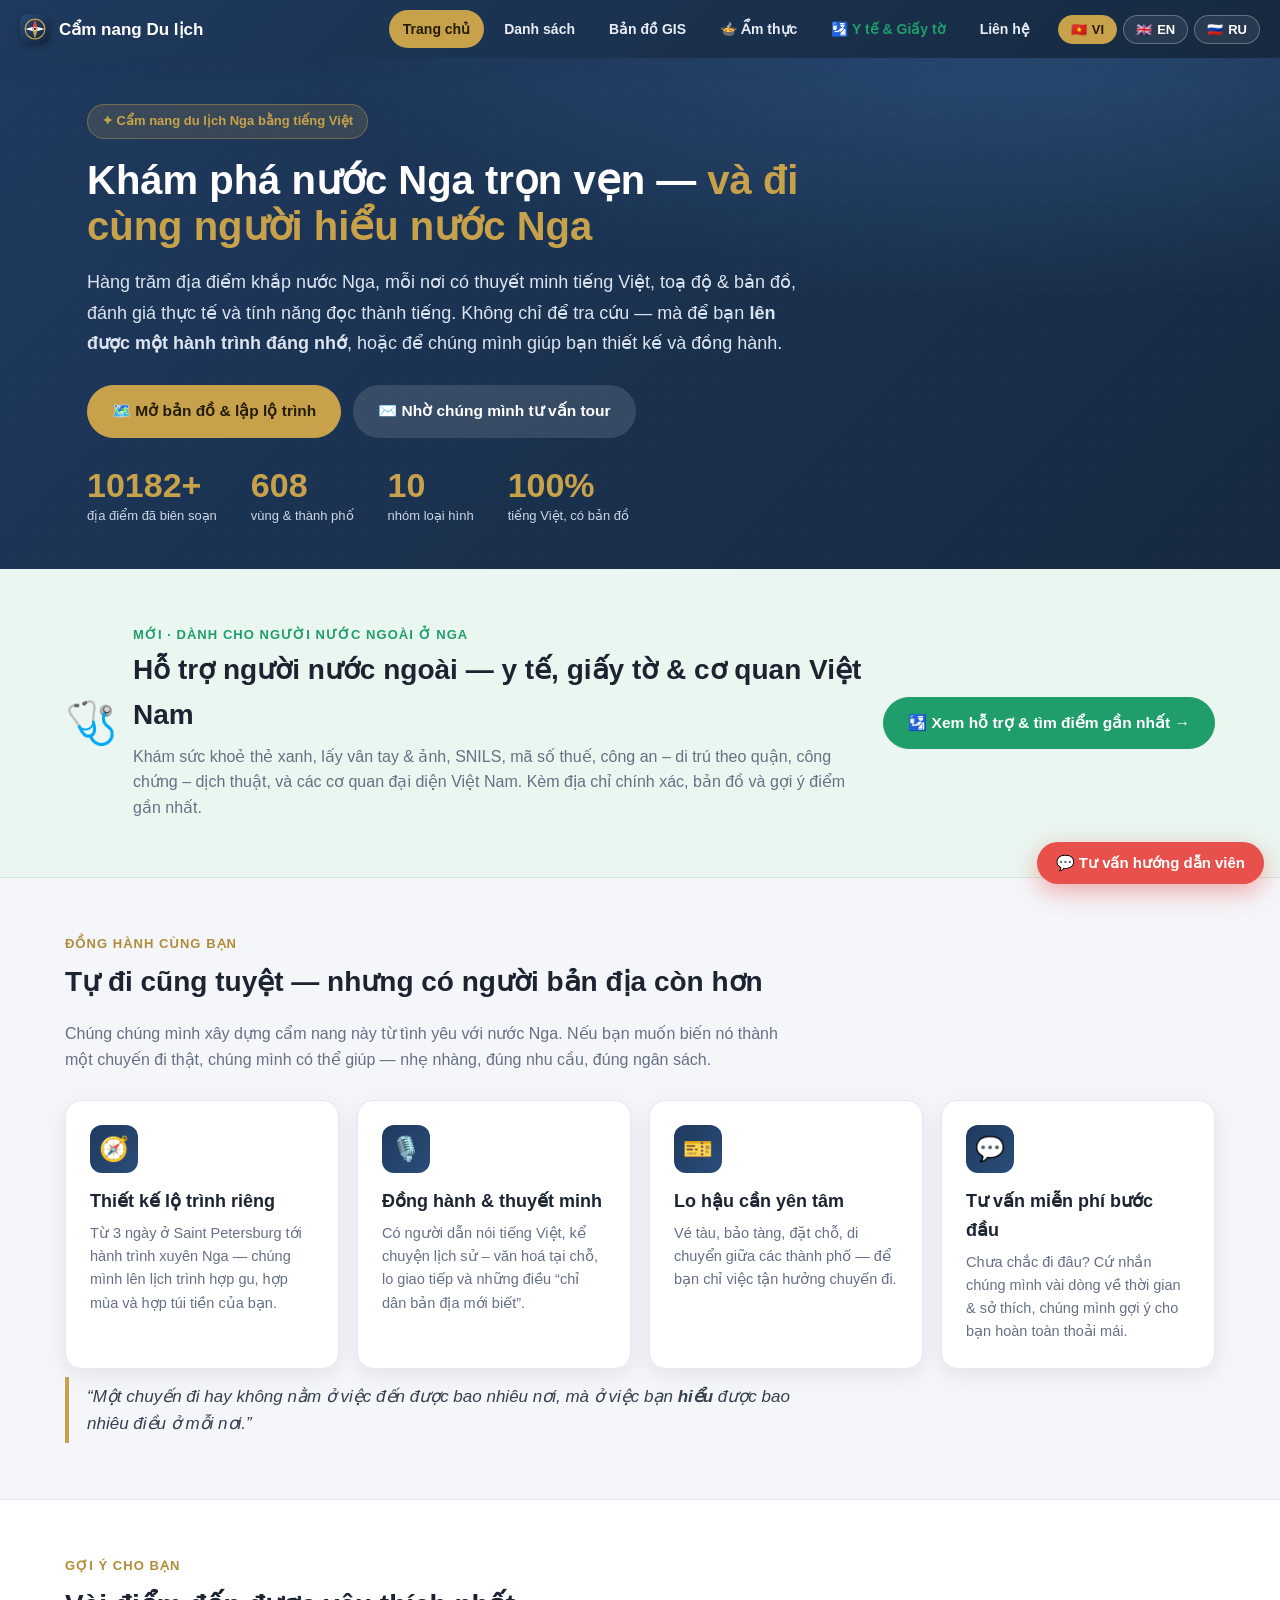
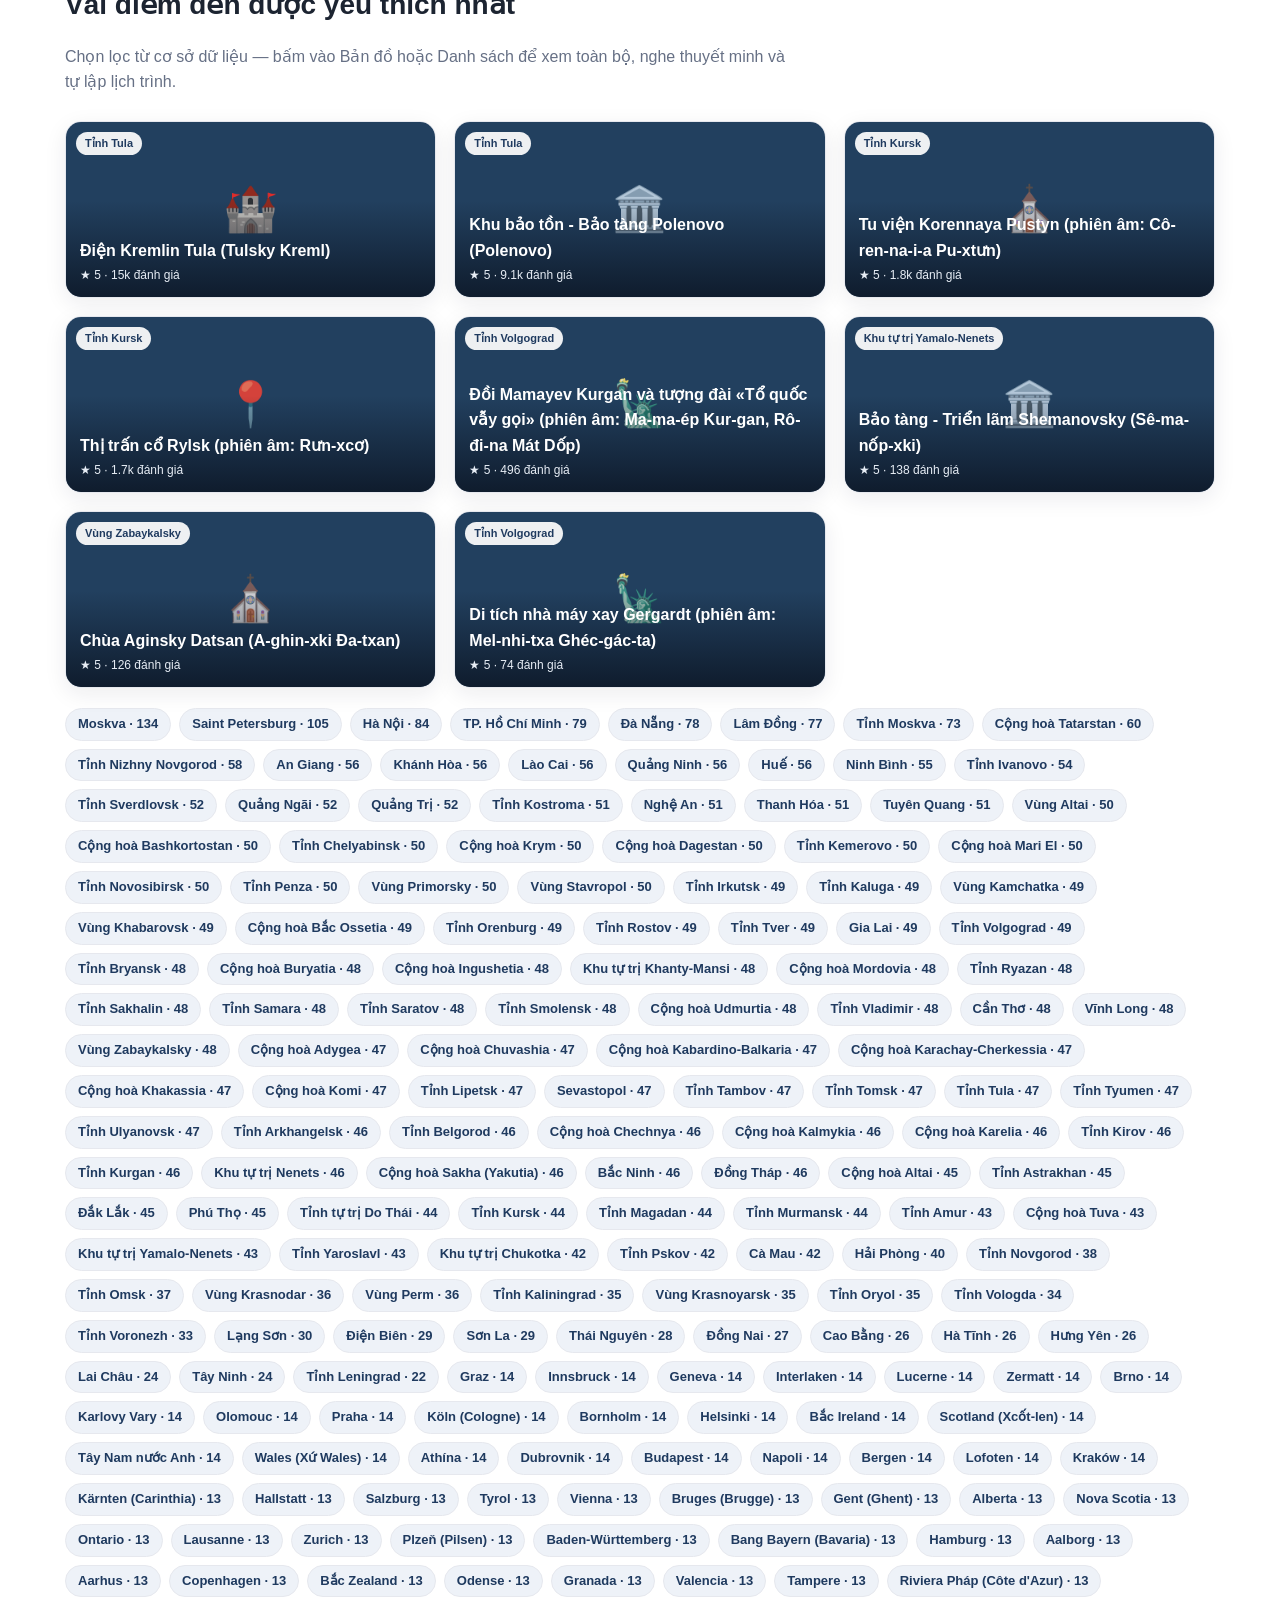
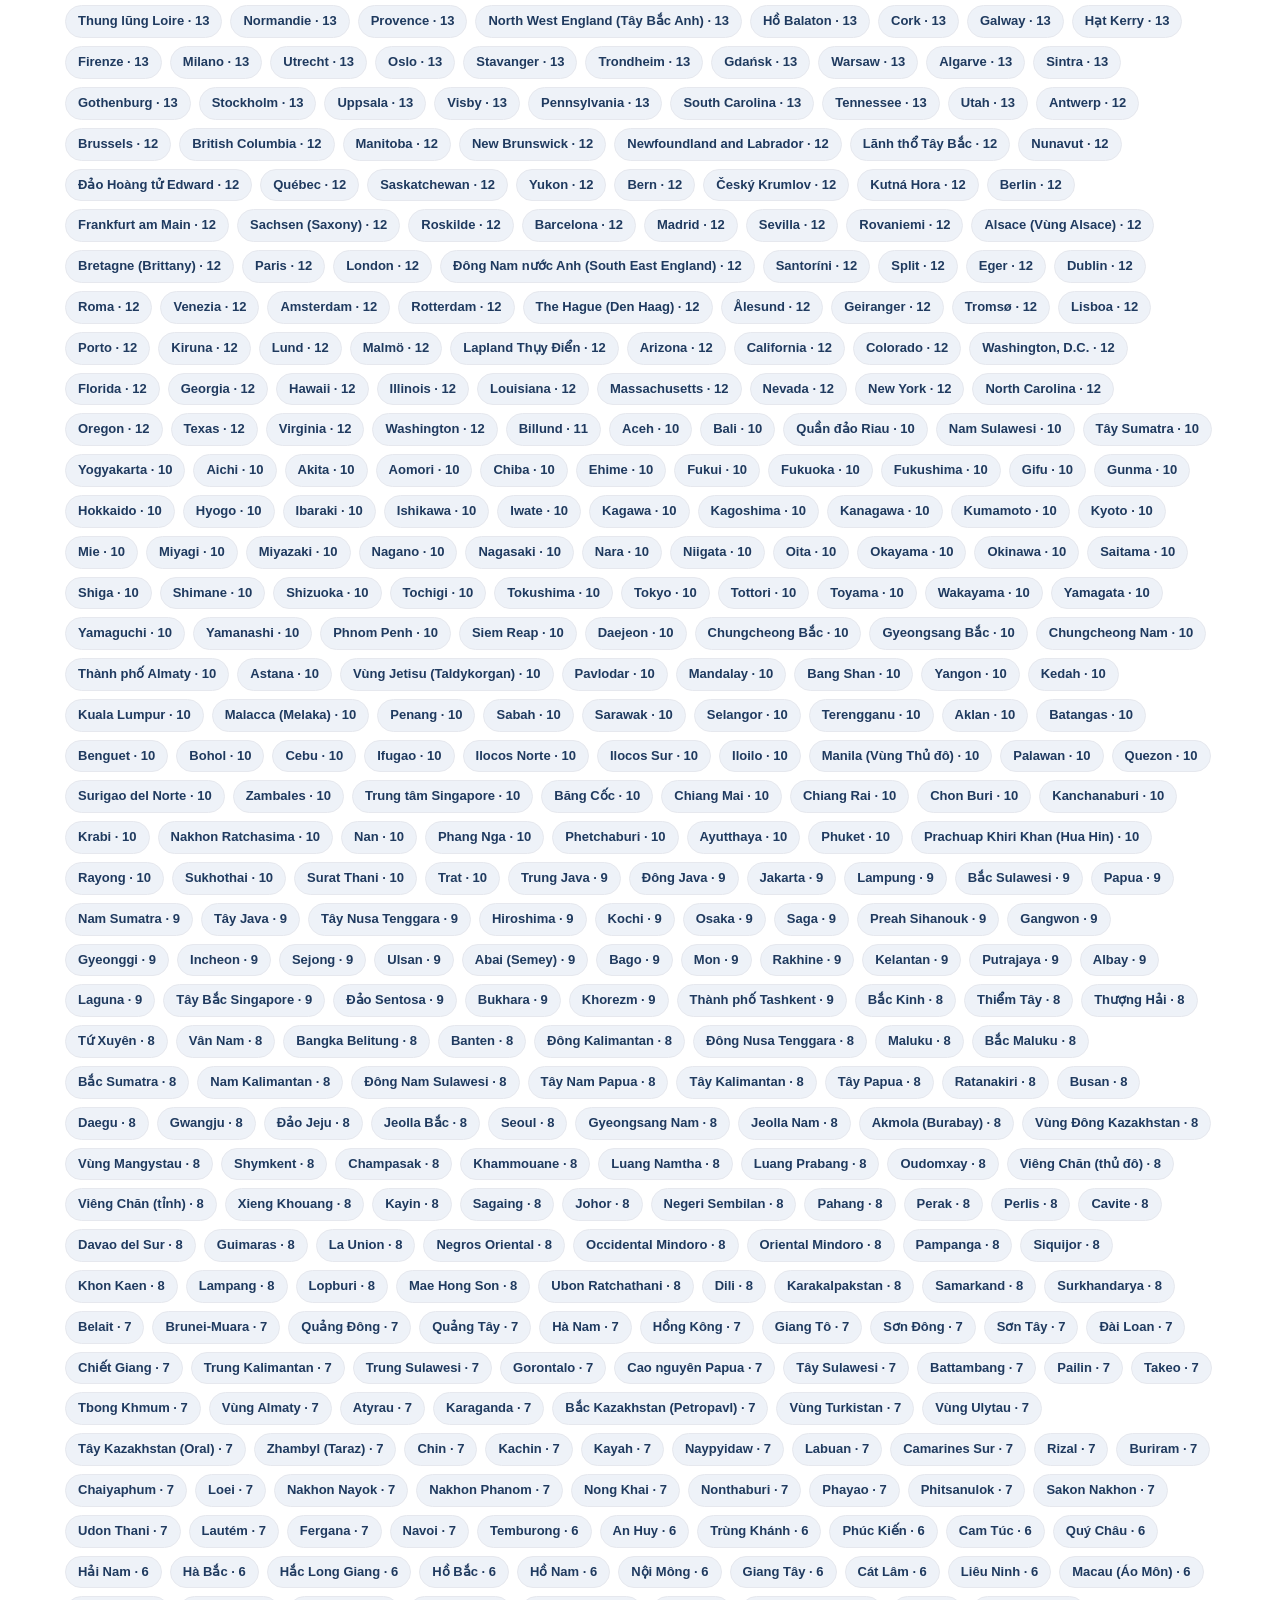
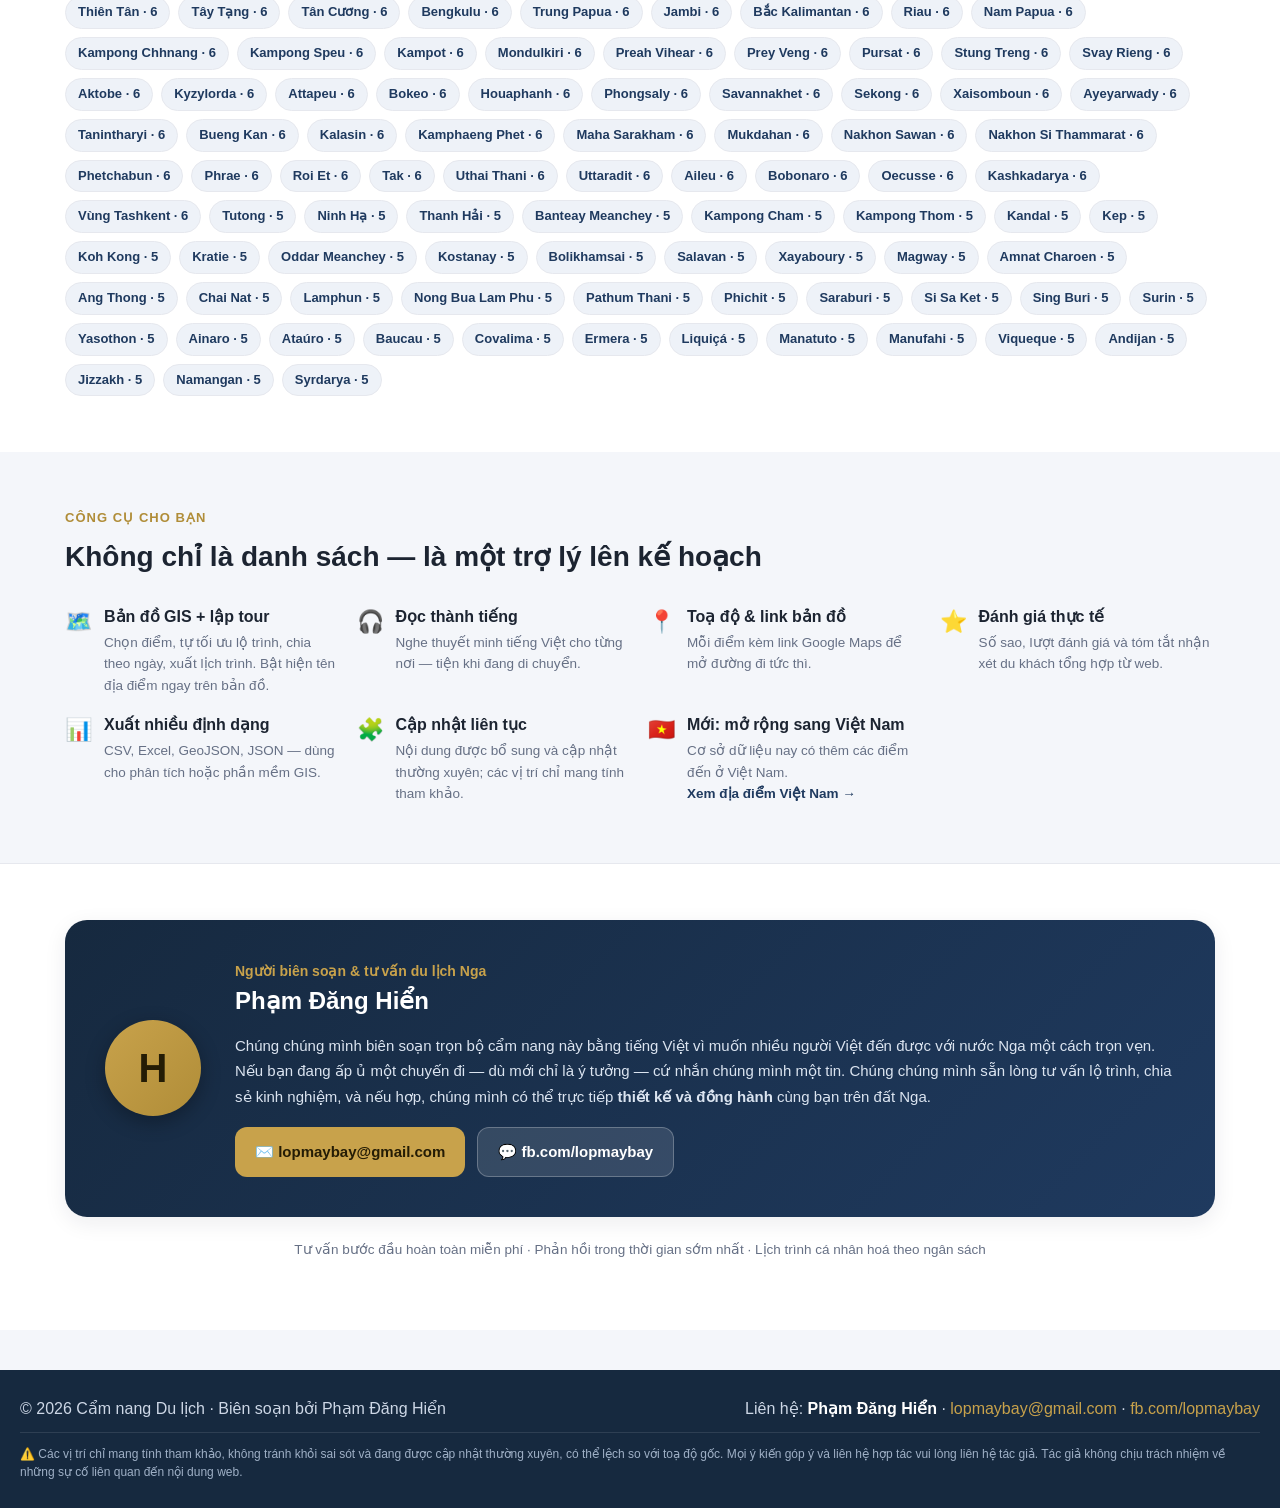
<file: index.html>
<!DOCTYPE html>
<html lang="vi">
<head>
<meta charset="UTF-8" />
<meta name="viewport" content="width=device-width, initial-scale=1.0" />
<title>Khám phá nước Nga cùng Phạm Đăng Hiển · Cẩm nang & tư vấn dẫn tour</title>
<meta name="description" content="Cẩm nang du lịch Nga bằng tiếng Việt: hàng trăm địa điểm khắp nước Nga kèm bản đồ, đánh giá, thuyết minh. Tư vấn lộ trình và đồng hành dẫn tour cá nhân hoá." />
<meta property="og:type" content="website" />
<meta property="og:title" content="Khám phá nước Nga cùng Phạm Đăng Hiển · Cẩm nang & tư vấn dẫn tour" />
<meta property="og:description" content="Cẩm nang du lịch Nga (và nay có cả Việt Nam) bằng tiếng Việt: bản đồ, đánh giá, thuyết minh, lập lộ trình. Tư vấn & đồng hành dẫn tour cá nhân hoá." />
<meta property="og:image" content="assets/vendor/images/marker-icon-2x.png" />
<link rel="stylesheet" href="assets/app.css" />
<style>
  .heroX { position: relative; overflow: hidden; background: radial-gradient(1200px 500px at 80% -10%, #2a4d78 0%, transparent 60%), linear-gradient(135deg, #1f3a5f 0%, #16293f 100%); color: #fff; }
  .heroX::after { content: ""; position: absolute; inset: 0; background-image: radial-gradient(rgba(255,255,255,.06) 1px, transparent 1px); background-size: 22px 22px; opacity: .5; pointer-events: none; }
  .heroX .hwrap { position: relative; z-index: 1; max-width: 1150px; margin: 0 auto; padding: 46px 22px 42px; }
  .eyebrow { display: inline-flex; align-items: center; gap: 8px; background: rgba(200,162,75,.16); color: var(--gold); border: 1px solid rgba(200,162,75,.4); padding: 6px 14px; border-radius: 999px; font-size: 13px; font-weight: 700; }
  .heroX h1 { font-size: 40px; line-height: 1.15; margin: 18px 0 14px; max-width: 800px; }
  .heroX h1 .accent { color: var(--gold); }
  .heroX .lead { font-size: 18px; color: #dbe4f0; max-width: 720px; line-height: 1.7; }
  .hero-cta { display: flex; gap: 12px; margin-top: 26px; flex-wrap: wrap; }
  .btn-lg { padding: 13px 24px; font-size: 15.5px; border-radius: 999px; font-weight: 700; }
  .stats2 { display: flex; gap: 34px; margin-top: 30px; flex-wrap: wrap; }
  .stat2 b { display: block; font-size: 34px; color: var(--gold); line-height: 1; }
  .stat2 span { font-size: 13px; color: #cdd7e6; }

  section.band { padding: 56px 22px; }
  .band .inner { max-width: 1150px; margin: 0 auto; }
  .sec-eyebrow { color: var(--gold-2); font-weight: 800; letter-spacing: .08em; text-transform: uppercase; font-size: 13px; }
  .sec-title { font-size: 28px; margin: 6px 0 10px; }
  .sec-sub { color: var(--muted); font-size: 16px; max-width: 720px; }

  .svc-grid { display: grid; grid-template-columns: repeat(auto-fit, minmax(250px, 1fr)); gap: 18px; margin-top: 28px; }
  .svc { background: #fff; border: 1px solid var(--line); border-radius: 16px; padding: 24px; box-shadow: var(--shadow); transition: .18s; }
  .svc:hover { transform: translateY(-3px); border-color: var(--gold); }
  .svc .ic { width: 48px; height: 48px; border-radius: 12px; background: linear-gradient(135deg, var(--navy), #2a4d78); color: var(--gold); display: flex; align-items: center; justify-content: center; font-size: 24px; }
  .svc h3 { margin: 14px 0 6px; font-size: 18px; }
  .svc p { margin: 0; color: var(--muted); font-size: 14.5px; }

  .feat-grid { display: grid; grid-template-columns: repeat(auto-fill, minmax(280px, 1fr)); gap: 18px; margin-top: 26px; }
  .feat-card { border-radius: 16px; overflow: hidden; border: 1px solid var(--line); box-shadow: var(--shadow); background: #fff; position: relative; }
  .feat-card .ph { height: 175px; background-size: cover; background-position: center; background-color: #22405f; position: relative; }
  .feat-card .ph .fallback { position: absolute; inset: 0; display: flex; align-items: center; justify-content: center; font-size: 44px; color: rgba(255,255,255,.85); }
  .feat-card .ph .grad { position: absolute; inset: 0; background: linear-gradient(to top, rgba(11,20,34,.82) 0%, transparent 55%); }
  .feat-card .cap { position: absolute; left: 0; right: 0; bottom: 0; padding: 12px 14px; color: #fff; }
  .feat-card .cap h4 { margin: 0; font-size: 16px; }
  .feat-card .cap .meta { font-size: 12px; color: #e7edf5; margin-top: 2px; }
  .feat-card .region-chip { position: absolute; top: 10px; left: 10px; background: rgba(255,255,255,.92); color: var(--navy); font-size: 11px; font-weight: 700; padding: 3px 9px; border-radius: 999px; }

  .regionsCloud { display: flex; flex-wrap: wrap; gap: 8px; margin-top: 20px; }
  .regionsCloud span { background: #eef2f8; color: var(--navy); border: 1px solid var(--line); border-radius: 999px; padding: 5px 12px; font-size: 13px; font-weight: 600; }

  .featuresX { display: grid; grid-template-columns: repeat(auto-fit, minmax(230px, 1fr)); gap: 16px; margin-top: 24px; }
  .fx { display: flex; gap: 12px; align-items: flex-start; }
  .fx .e { font-size: 22px; }
  .fx b { display: block; margin-bottom: 2px; }
  .fx p { margin: 0; color: var(--muted); font-size: 13.5px; }

  .contactX { background: linear-gradient(135deg, #16293f, #1f3a5f); color: #fff; border-radius: 22px; padding: 40px; display: flex; gap: 34px; align-items: center; flex-wrap: wrap; box-shadow: var(--shadow); }
  .contactX .avatar { width: 96px; height: 96px; border-radius: 50%; background: linear-gradient(135deg, var(--gold), var(--gold-2)); color: #241c05; display: flex; align-items: center; justify-content: center; font-size: 40px; font-weight: 800; flex: 0 0 auto; box-shadow: 0 6px 20px rgba(0,0,0,.3); }
  .contactX .ctext { flex: 1; min-width: 260px; }
  .contactX h3 { margin: 0 0 4px; font-size: 24px; }
  .contactX .role { color: var(--gold); font-weight: 700; font-size: 14px; }
  .contactX p { color: #dbe4f0; font-size: 15px; line-height: 1.7; margin: 12px 0 0; }
  .contactX .cbtns { display: flex; gap: 12px; margin-top: 18px; flex-wrap: wrap; }
  .cbtn { display: inline-flex; align-items: center; gap: 9px; padding: 12px 20px; border-radius: 12px; font-weight: 700; font-size: 15px; }
  .cbtn.mail { background: var(--gold); color: #241c05; }
  .cbtn.mail:hover { background: var(--gold-2); text-decoration: none; }
  .cbtn.fb { background: rgba(255,255,255,.12); color: #fff; border: 1px solid rgba(255,255,255,.25); }
  .cbtn.fb:hover { background: rgba(255,255,255,.2); text-decoration: none; }

  .quote { border-left: 4px solid var(--gold); padding: 6px 0 6px 18px; color: #35404f; font-size: 17px; font-style: italic; max-width: 760px; margin: 8px 0 0; }
  @media (max-width: 640px){ .heroX .hwrap{padding:24px 16px 28px} .heroX h1{font-size:28px;margin:12px 0 10px} .heroX .lead{font-size:15.5px;line-height:1.6} .hero-cta{margin-top:20px} .stats2{margin-top:22px;gap:16px 24px} .contactX{padding:26px} }

  /* Language switcher (header) */
  .lang-switch { display: flex; gap: 6px; }
  .lang-chip {
    display: inline-flex; align-items: center; gap: 5px; cursor: pointer;
    border: 1.5px solid rgba(255,255,255,.28); background: rgba(255,255,255,.08);
    color: #fff; padding: 7px 12px; border-radius: 999px; font-size: 13px; font-weight: 700;
    line-height: 1; transition: .15s; font-family: inherit;
  }
  .lang-chip:hover { background: rgba(255,255,255,.18); }
  .lang-chip.active { background: var(--gold); color: #241c05; border-color: var(--gold); }
  @media (max-width: 640px) { .lang-chip { padding: 9px 13px; font-size: 13.5px; } }
</style>
<!-- PWA / offline (chèn tự động) -->
<link rel="manifest" href="manifest.webmanifest">
<meta name="theme-color" content="#16293f">
<link rel="apple-touch-icon" href="assets/icon-180.png">
<meta name="apple-mobile-web-app-capable" content="yes">
<meta name="mobile-web-app-capable" content="yes">
<meta name="apple-mobile-web-app-status-bar-style" content="default">
<meta name="apple-mobile-web-app-title" content="Cẩm nang Nga">
<script src="assets/pwa.js" defer></script>
</head>
<body>
<header class="site-header">
  <nav class="nav">
    <a class="brand" href="index.html"><img class="brand-logo" src="assets/favicon.svg" alt="" width="30" height="30" /><span class="brand-name">Cẩm nang Du lịch</span></a>
    <div class="nav-links">
      <a href="index.html" class="active">Trang chủ</a>
      <a href="list.html">Danh sách</a>
      <a href="gis.html">Bản đồ GIS</a>
      <a href="am-thuc/index.html">🍲 Ẩm thực</a>
      <a href="khamsuckhoe.html" style="color:#1f9e6b;font-weight:700">🛂 Y tế & Giấy tờ</a>
      <a href="#lienhe">Liên hệ</a>
    </div>
    <div class="lang-switch" id="langSwitch"></div>
  </nav>
</header>

<section class="heroX">
  <div class="hwrap">
    <span class="eyebrow">✦ Cẩm nang du lịch Nga bằng tiếng Việt</span>
    <h1>Khám phá nước Nga trọn vẹn — <span class="accent">và đi cùng người hiểu nước Nga</span></h1>
    <p class="lead">Hàng trăm địa điểm khắp nước Nga, mỗi nơi có thuyết minh tiếng Việt, toạ độ &amp; bản đồ, đánh giá thực tế và tính năng đọc thành tiếng. Không chỉ để tra cứu — mà để bạn <b>lên được một hành trình đáng nhớ</b>, hoặc để chúng mình giúp bạn thiết kế và đồng hành.</p>
    <div class="hero-cta">
      <a class="btn gold btn-lg" href="gis.html">🗺️ Mở bản đồ &amp; lập lộ trình</a>
      <a class="btn btn-lg" style="background:rgba(255,255,255,.12);color:#fff;border-color:transparent;" href="#lienhe">✉️ Nhờ chúng mình tư vấn tour</a>
    </div>
    <div class="stats2" id="stats">
      <div class="stat2"><b id="stPlaces">—</b><span>địa điểm đã biên soạn</span></div>
      <div class="stat2"><b id="stRegions">—</b><span>vùng &amp; thành phố</span></div>
      <div class="stat2"><b id="stCats">—</b><span>nhóm loại hình</span></div>
      <div class="stat2"><b>100%</b><span>tiếng Việt, có bản đồ</span></div>
    </div>
  </div>
</section>

<!-- Khám sức khoẻ thẻ xanh -->
<section class="band" style="background:#eaf6f0;border-bottom:1px solid #cfe6db;">
  <div class="inner" style="display:flex;gap:16px;align-items:center;flex-wrap:wrap;">
    <div style="font-size:42px">🩺</div>
    <div style="flex:1 1 320px">
      <div class="sec-eyebrow" style="color:#1f9e6b">Mới · Dành cho người nước ngoài ở Nga</div>
      <h2 class="sec-title" style="margin:2px 0 6px">Hỗ trợ người nước ngoài — y tế, giấy tờ &amp; cơ quan Việt Nam</h2>
      <p class="sec-sub" style="margin:0">Khám sức khoẻ thẻ xanh, lấy vân tay &amp; ảnh, SNILS, mã số thuế, công an – di trú theo quận, công chứng – dịch thuật, và các cơ quan đại diện Việt Nam. Kèm địa chỉ chính xác, bản đồ và gợi ý điểm gần nhất.</p>
    </div>
    <a class="btn primary btn-lg" href="khamsuckhoe.html" style="background:#1f9e6b;border-color:#1f9e6b">🛂 Xem hỗ trợ &amp; tìm điểm gần nhất →</a>
  </div>
</section>

<!-- Địa điểm đã ghim -->
<section class="band" id="pinnedBand" style="background:#fff;border-bottom:1px solid var(--line);display:none;">
  <div class="inner">
    <div class="sec-eyebrow">📌 Đã ghim</div>
    <h2 class="sec-title">Địa điểm bạn đã ghim</h2>
    <p class="sec-sub">Những nơi bạn lưu để mở nhanh. Bấm thẻ để xem trên bản đồ; bấm 📌 để bỏ ghim.</p>
    <div class="feat-grid" id="pinnedGrid"></div>
  </div>
</section>

<!-- Dịch vụ dẫn tour (khéo léo) -->
<section class="band" style="background:var(--bg);">
  <div class="inner">
    <div class="sec-eyebrow">Đồng hành cùng bạn</div>
    <h2 class="sec-title">Tự đi cũng tuyệt — nhưng có người bản địa còn hơn</h2>
    <p class="sec-sub">Chúng chúng mình xây dựng cẩm nang này từ tình yêu với nước Nga. Nếu bạn muốn biến nó thành một chuyến đi thật, chúng mình có thể giúp — nhẹ nhàng, đúng nhu cầu, đúng ngân sách.</p>
    <div class="svc-grid">
      <div class="svc"><div class="ic">🧭</div><h3>Thiết kế lộ trình riêng</h3><p>Từ 3 ngày ở Saint Petersburg tới hành trình xuyên Nga — chúng mình lên lịch trình hợp gu, hợp mùa và hợp túi tiền của bạn.</p></div>
      <div class="svc"><div class="ic">🎙️</div><h3>Đồng hành &amp; thuyết minh</h3><p>Có người dẫn nói tiếng Việt, kể chuyện lịch sử – văn hoá tại chỗ, lo giao tiếp và những điều “chỉ dân bản địa mới biết”.</p></div>
      <div class="svc"><div class="ic">🎫</div><h3>Lo hậu cần yên tâm</h3><p>Vé tàu, bảo tàng, đặt chỗ, di chuyển giữa các thành phố — để bạn chỉ việc tận hưởng chuyến đi.</p></div>
      <div class="svc"><div class="ic">💬</div><h3>Tư vấn miễn phí bước đầu</h3><p>Chưa chắc đi đâu? Cứ nhắn chúng mình vài dòng về thời gian &amp; sở thích, chúng mình gợi ý cho bạn hoàn toàn thoải mái.</p></div>
    </div>
    <p class="quote">“Một chuyến đi hay không nằm ở việc đến được bao nhiêu nơi, mà ở việc bạn <b>hiểu</b> được bao nhiêu điều ở mỗi nơi.”</p>
  </div>
</section>

<!-- Điểm đến nổi bật -->
<section class="band" style="background:#fff;border-top:1px solid var(--line);">
  <div class="inner">
    <div class="sec-eyebrow">Gợi ý cho bạn</div>
    <h2 class="sec-title">Vài điểm đến được yêu thích nhất</h2>
    <p class="sec-sub">Chọn lọc từ cơ sở dữ liệu — bấm vào Bản đồ hoặc Danh sách để xem toàn bộ, nghe thuyết minh và tự lập lịch trình.</p>
    <div class="feat-grid" id="featured"></div>
    <div class="regionsCloud" id="regionsCloud"></div>
  </div>
</section>

<!-- Tính năng công cụ -->
<section class="band" style="background:var(--bg);">
  <div class="inner">
    <div class="sec-eyebrow">Công cụ cho bạn</div>
    <h2 class="sec-title">Không chỉ là danh sách — là một trợ lý lên kế hoạch</h2>
    <div class="featuresX">
      <div class="fx"><div class="e">🗺️</div><div><b>Bản đồ GIS + lập tour</b><p>Chọn điểm, tự tối ưu lộ trình, chia theo ngày, xuất lịch trình. Bật hiện tên địa điểm ngay trên bản đồ.</p></div></div>
      <div class="fx"><div class="e">🎧</div><div><b>Đọc thành tiếng</b><p>Nghe thuyết minh tiếng Việt cho từng nơi — tiện khi đang di chuyển.</p></div></div>
      <div class="fx"><div class="e">📍</div><div><b>Toạ độ &amp; link bản đồ</b><p>Mỗi điểm kèm link Google Maps để mở đường đi tức thì.</p></div></div>
      <div class="fx"><div class="e">⭐</div><div><b>Đánh giá thực tế</b><p>Số sao, lượt đánh giá và tóm tắt nhận xét du khách tổng hợp từ web.</p></div></div>
      <div class="fx"><div class="e">📊</div><div><b>Xuất nhiều định dạng</b><p>CSV, Excel, GeoJSON, JSON — dùng cho phân tích hoặc phần mềm GIS.</p></div></div>
      <div class="fx"><div class="e">🧩</div><div><b>Cập nhật liên tục</b><p>Nội dung được bổ sung và cập nhật thường xuyên; các vị trí chỉ mang tính tham khảo.</p></div></div>
      <div class="fx"><div class="e">🇻🇳</div><div><b>Mới: mở rộng sang Việt Nam</b><p>Cơ sở dữ liệu nay có thêm các điểm đến ở Việt Nam. <a href="list.html?country=vietnam"><b>Xem địa điểm Việt Nam →</b></a></p></div></div>
    </div>
  </div>
</section>

<!-- Liên hệ -->
<section class="band" id="lienhe" style="background:#fff;border-top:1px solid var(--line);">
  <div class="inner">
    <div class="contactX">
      <div class="avatar">H</div>
      <div class="ctext">
        <div class="role">Người biên soạn &amp; tư vấn du lịch Nga</div>
        <h3>Phạm Đăng Hiển</h3>
        <p>Chúng chúng mình biên soạn trọn bộ cẩm nang này bằng tiếng Việt vì muốn nhiều người Việt đến được với nước Nga một cách trọn vẹn. Nếu bạn đang ấp ủ một chuyến đi — dù mới chỉ là ý tưởng — cứ nhắn chúng mình một tin. Chúng chúng mình sẵn lòng tư vấn lộ trình, chia sẻ kinh nghiệm, và nếu hợp, chúng mình có thể trực tiếp <b>thiết kế và đồng hành</b> cùng bạn trên đất Nga.</p>
        <div class="cbtns">
          <a class="cbtn mail" href="mailto:lopmaybay@gmail.com?subject=Tư vấn tour du lịch Nga">✉️ lopmaybay@gmail.com</a>
          <a class="cbtn fb" href="https://fb.com/lopmaybay" target="_blank" rel="noopener">💬 fb.com/lopmaybay</a>
        </div>
      </div>
    </div>
    <p class="muted" style="text-align:center;margin-top:22px;font-size:13.5px;">Tư vấn bước đầu hoàn toàn miễn phí · Phản hồi trong thời gian sớm nhất · Lịch trình cá nhân hoá theo ngân sách</p>
  </div>
</section>

<footer class="site-footer">
  <div class="fwrap">
    <div>© 2026 Cẩm nang Du lịch · Biên soạn bởi Phạm Đăng Hiển</div>
    <div class="contact">Liên hệ: <b>Phạm Đăng Hiển</b> · <a href="mailto:lopmaybay@gmail.com">lopmaybay@gmail.com</a> · <a href="https://fb.com/lopmaybay" target="_blank" rel="noopener">fb.com/lopmaybay</a></div>
  </div>
  <div class="fwrap" style="margin-top:10px;border-top:1px solid rgba(255,255,255,.1);padding-top:12px;"><div style="color:#9fb0c6;font-size:12px;line-height:1.55;">⚠️ Các vị trí chỉ mang tính tham khảo, không tránh khỏi sai sót và đang được cập nhật thường xuyên, có thể lệch so với toạ độ gốc. Mọi ý kiến góp ý và liên hệ hợp tác vui lòng liên hệ tác giả. Tác giả không chịu trách nhiệm về những sự cố liên quan đến nội dung web.</div></div>
</footer>

<script src="assets/common.js"></script>
<script src="data/bundle.js"></script>
<script>
(function () {
  var m = RT.getMeta();
  var places = RT.getPlaces();
  document.getElementById("stPlaces").textContent = (m.total_places || places.length) + "+";
  document.getElementById("stRegions").textContent = (m.regions || []).length;
  document.getElementById("stCats").textContent = Object.keys(m.categories || {}).length;

  /* ---------- Ngôn ngữ ---------- */
  (function buildLangSwitch() {
    var box = document.getElementById("langSwitch");
    if (!box) return;
    Object.keys(RT.LANGS).forEach(function (code) {
      var info = RT.LANGS[code];
      var b = document.createElement("button");
      b.type = "button";
      b.className = "lang-chip";
      b.dataset.code = code;
      b.title = info.label;
      b.setAttribute("aria-label", info.label);
      b.innerHTML = info.flag + " <span>" + code.toUpperCase() + "</span>";
      b.onclick = function () {
        if (RT.getLang() === code) return;
        RT.setLang(code);
        RT.TTS.stop();
        markLang();
        renderFeatured();
      };
      box.appendChild(b);
    });
    markLang();
  })();
  function markLang() {
    var cur = RT.getLang();
    document.querySelectorAll(".lang-chip").forEach(function (c) {
      c.classList.toggle("active", c.dataset.code === cur);
    });
    document.documentElement.lang = cur;
  }

  // Điểm đến nổi bật: ưu tiên có ảnh + đánh giá cao, đa dạng vùng
  var withPhoto = places.filter(function (p) { return p.photo; });
  withPhoto.sort(function (a, b) {
    var ra = (a.rating || {}).value || 0, rb = (b.rating || {}).value || 0;
    var ca = (a.rating || {}).count || 0, cb = (b.rating || {}).count || 0;
    return (rb - ra) || (cb - ca);
  });
  var seenReg = {}, feat = [];
  withPhoto.forEach(function (p) {
    var r = p.region;
    if ((seenReg[r] || 0) >= 2) return;      // tối đa 2 điểm/vùng cho đa dạng
    seenReg[r] = (seenReg[r] || 0) + 1;
    if (feat.length < 8) feat.push(p);
  });
  var fg = document.getElementById("featured");
  function renderFeatured() {
    fg.innerHTML = feat.map(function (p) {
      var info = RT.catInfo(RT.primaryCat(p));
      var rt = p.rating || {};
      return '<a class="feat-card" href="gis.html?focus=' + encodeURIComponent(p.id) + '" title="Xem trên bản đồ">' +
        '<div class="ph" style="background-image:url(\'' + p.photo + '\')">' +
          '<div class="fallback">' + info.emoji + '</div><div class="grad"></div>' +
          '<span class="region-chip">' + RT.escapeHtml(p.region_name_vi || "") + '</span>' +
        '</div>' +
        '<div class="cap"><h4>' + RT.escapeHtml(RT.t(p, "name")) + '</h4>' +
          '<div class="meta">' + (rt.value != null ? '★ ' + rt.value + (rt.count ? ' · ' + RT.fmtCount(rt.count) + ' ' + (RT.getLang() === "vi" ? "đánh giá" : RT.getLang() === "ru" ? "оценок" : "reviews") : '') : info.vi) + '</div>' +
        '</div></a>';
    }).join("");
  }
  renderFeatured();

  // Địa điểm đã ghim (hiện khi mở app nếu có)
  function renderPinned(){
    var band=document.getElementById("pinnedBand"), pgrid=document.getElementById("pinnedGrid");
    if(!band||!pgrid) return;
    var pins=RT.pinList();
    if(!pins.length){ band.style.display="none"; pgrid.innerHTML=""; return; }
    var byId={}; places.forEach(function(p){ byId[p.id]=p; });
    pgrid.innerHTML=pins.map(function(pin){
      var p=byId[pin.id];
      if(p){ var info=RT.catInfo(RT.primaryCat(p)); var rt=p.rating||{};
        return '<div class="feat-card pinned-card">'+
          '<a href="gis.html?focus='+encodeURIComponent(p.id)+'" title="Xem trên bản đồ">'+
          '<div class="ph"'+(p.photo?(' style="background-image:url(\''+p.photo+'\')"'):'')+'><div class="fallback">'+info.emoji+'</div><div class="grad"></div>'+
          '<span class="region-chip">'+RT.escapeHtml(p.region_name_vi||"")+'</span></div>'+
          '<div class="cap"><h4>'+RT.escapeHtml(RT.t(p,"name"))+'</h4>'+
          '<div class="meta">'+(rt.value!=null?('★ '+rt.value+(rt.count?(' · '+RT.fmtCount(rt.count)):'')):info.vi)+'</div></div></a>'+
          RT.pinBtnHTML(p)+'</div>';
      }
      return '<div class="feat-card pinned-card"><a href="gis.html?focus='+encodeURIComponent(pin.id)+'"><div class="cap" style="padding:16px;"><h4>'+RT.escapeHtml(pin.n||pin.id)+'</h4><div class="meta">'+RT.escapeHtml(pin.s||"")+'</div></div></a>'+
        '<button type="button" class="btn sm pin-btn on" data-pin="'+RT.escapeHtml(pin.id)+'" data-pinname="'+RT.escapeHtml(pin.n||pin.id)+'">📌 Đã ghim</button></div>';
    }).join("");
    band.style.display="block";
  }
  renderPinned();
  window.addEventListener("cndl-pins", renderPinned);

  // Chip các vùng đã có
  var rc = document.getElementById("regionsCloud");
  rc.innerHTML = (m.regions || []).slice().sort(function (a, b) { return b.count - a.count; })
    .map(function (r) { return '<span>' + RT.escapeHtml(r.name_vi) + ' · ' + r.count + '</span>'; }).join("");
})();
</script>

<style>
#planner{display:none !important;}
.cndl-fab{position:fixed;right:16px;bottom:16px;z-index:99999;background:#e8514b;color:#fff;border:none;border-radius:999px;padding:12px 19px;font-size:15px;font-weight:800;cursor:grab;box-shadow:0 8px 24px rgba(232,81,75,.45);display:flex;align-items:center;gap:8px;animation:cndlPulse 2s infinite;font-family:inherit;touch-action:none;user-select:none;-webkit-user-select:none;-webkit-tap-highlight-color:transparent}
@keyframes cndlPulse{0%{box-shadow:0 0 0 0 rgba(232,81,75,.55)}70%{box-shadow:0 0 0 16px rgba(232,81,75,0)}100%{box-shadow:0 0 0 0 rgba(232,81,75,0)}}
.cndl-fab:hover{background:#d63d37}
.cndl-fab:active{cursor:grabbing}
.cndl-fab.cndl-dragging{animation:none;opacity:.93;transition:none}
/* Mobile: đặt nút Tư vấn NẰM TRÊN nút "Bộ lọc" (bottom:16px) để không đè lên nhau */
@media (max-width:820px){.cndl-fab{right:14px;bottom:78px;padding:11px 15px;font-size:14px}}
.cndl-modal{position:fixed;inset:0;z-index:100000;background:rgba(15,25,40,.55);display:none;align-items:center;justify-content:center;padding:16px}
.cndl-modal.open{display:flex}
.cndl-card{background:#fff;max-width:430px;width:100%;border-radius:16px;padding:20px 20px 8px;box-shadow:0 20px 60px rgba(0,0,0,.3);font-family:-apple-system,BlinkMacSystemFont,'Segoe UI',Roboto,Arial,sans-serif}
.cndl-card h3{margin:0 0 6px;color:#16293f;font-size:19px}
.cndl-card p{margin:0 0 14px;color:#33404f;font-size:14px;line-height:1.6}
.cndl-ch{display:flex;align-items:center;gap:11px;width:100%;text-decoration:none;border:1px solid #e4e7ee;border-radius:12px;padding:11px 14px;margin-bottom:9px;font-weight:700;color:#16293f;font-size:14.5px}
.cndl-ch:hover{background:#f6f8fb;border-color:#c9d3e2}
.cndl-ch .i{font-size:20px;width:24px;text-align:center}
.cndl-x{float:right;border:none;background:#eef2f8;border-radius:50%;width:30px;height:30px;cursor:pointer;font-size:15px;color:#16293f;line-height:1}
.cndl-lock{background:#fff8ec;border:1px solid #f0dcae;border-left:4px solid #c79a3a;border-radius:10px;padding:11px 13px;margin:12px 0;font-size:13px;color:#5a4a1e;line-height:1.6}
</style>
<button type="button" class="cndl-fab" id="cndlFab" title="Bấm để liên hệ · Kéo để di chuyển">💬 Tư vấn hướng dẫn viên</button>
<div class="cndl-modal" id="cndlModal" onclick="if(event.target===this)CNDL_close()">
  <div class="cndl-card">
    <button class="cndl-x" onclick="CNDL_close()">✕</button>
    <h3>💬 Tư vấn &amp; đặt hướng dẫn viên địa phương</h3>
    <p>Cần thuyết minh chi tiết tại điểm, lên lịch trình riêng, hay hướng dẫn viên người Việt tại Nga? Liên hệ ngay để được hỗ trợ tận tình!</p>
    <div id="cndlChannels"></div>
    <p style="font-size:11.5px;color:#8a97a8;margin-top:6px">Cẩm nang Du lịch · Phạm Đăng Hiển</p>
  </div>
</div>
<script>
(function(){
  var C = {"fb_messenger": "https://m.me/lopmaybay", "fb_page": "https://www.facebook.com/lopmaybay", "email": "lopmaybay@gmail.com", "phone": "", "zalo": "", "telegram": "", "whatsapp": ""};
  function ch(href,icon,label,sub){ return '<a class="cndl-ch" href="'+href+'" target="_blank" rel="noopener"><span class="i">'+icon+'</span><span>'+label+(sub?'<br><span style="font-weight:400;color:#5c6773;font-size:12.5px">'+sub+'</span>':'')+'</span></a>'; }
  window.CNDL_contact=function(){
    var h="";
    if(C.fb_messenger) h+=ch(C.fb_messenger,"💬","Nhắn Facebook Messenger","Phản hồi nhanh nhất");
    if(C.zalo)         h+=ch("https://zalo.me/"+C.zalo,"🅩","Zalo",C.zalo);
    if(C.telegram)     h+=ch(C.telegram,"✈️","Telegram","");
    if(C.whatsapp)     h+=ch("https://wa.me/"+C.whatsapp,"🟢","WhatsApp",C.whatsapp);
    if(C.phone)        h+=ch("tel:"+C.phone,"📞","Gọi điện",C.phone);
    if(C.email)        h+=ch("mailto:"+C.email,"✉️","Email",C.email);
    if(C.fb_page)      h+=ch(C.fb_page,"👍","Trang Facebook của chúng tôi","");
    document.getElementById("cndlChannels").innerHTML=h;
    document.getElementById("cndlModal").classList.add("open");
  };
  window.CNDL_close=function(){ document.getElementById("cndlModal").classList.remove("open"); };
  // --- Kéo/di chuyển nút Tư vấn (chuột + cảm ứng), nhớ vị trí đã kéo; phân biệt bấm vs kéo ---
  var fab=document.getElementById("cndlFab");
  if(fab){
    var dragging=false,moved=false,sx=0,sy=0,ox=0,oy=0,TH=6;
    function clamp(v,a,b){return Math.max(a,Math.min(b,v));}
    function place(l,t){var w=fab.offsetWidth||160,hh=fab.offsetHeight||46;l=clamp(l,4,window.innerWidth-w-4);t=clamp(t,4,window.innerHeight-hh-4);fab.style.left=l+"px";fab.style.top=t+"px";fab.style.right="auto";fab.style.bottom="auto";}
    try{var sp=JSON.parse(localStorage.getItem("cndlFabPos")||"null");if(sp&&sp.left!=null)place(sp.left,sp.top);}catch(e){}
    fab.addEventListener("pointerdown",function(e){dragging=true;moved=false;var r=fab.getBoundingClientRect();ox=r.left;oy=r.top;sx=e.clientX;sy=e.clientY;try{fab.setPointerCapture(e.pointerId);}catch(_){}});
    fab.addEventListener("pointermove",function(e){if(!dragging)return;var dx=e.clientX-sx,dy=e.clientY-sy;if(!moved&&Math.abs(dx)+Math.abs(dy)>TH){moved=true;fab.classList.add("cndl-dragging");}if(moved){place(ox+dx,oy+dy);e.preventDefault();}});
    function endDrag(e){if(!dragging)return;dragging=false;fab.classList.remove("cndl-dragging");try{fab.releasePointerCapture(e.pointerId);}catch(_){}if(moved){var r=fab.getBoundingClientRect();try{localStorage.setItem("cndlFabPos",JSON.stringify({left:Math.round(r.left),top:Math.round(r.top)}));}catch(_){}}}
    fab.addEventListener("pointerup",endDrag);
    fab.addEventListener("pointercancel",endDrag);
    fab.addEventListener("click",function(e){if(moved){e.preventDefault();e.stopPropagation();moved=false;return;}window.CNDL_contact();});
    window.addEventListener("resize",function(){if(fab.style.left){place(parseFloat(fab.style.left),parseFloat(fab.style.top));}});
  }
})();
</script>
</body>
</html>
</file>
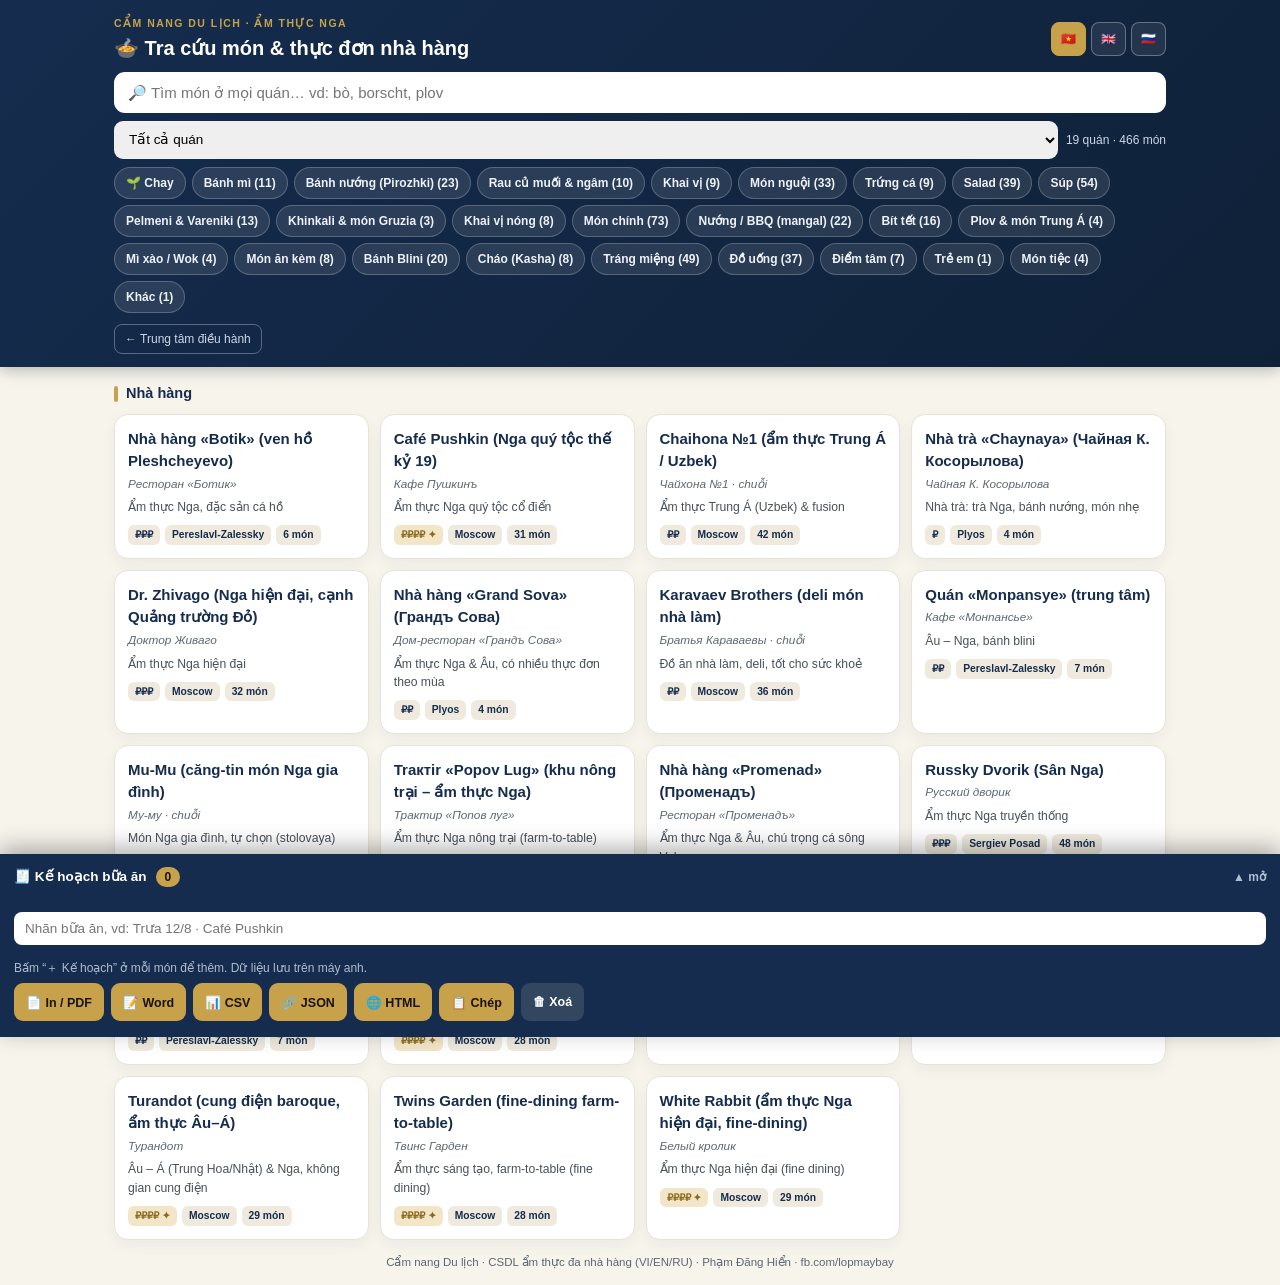
<file: am-thuc/index.html>
<!DOCTYPE html>
<html lang="vi">
<head>
<meta charset="UTF-8"/>
<meta name="viewport" content="width=device-width, initial-scale=1.0, viewport-fit=cover"/>
<link rel="icon" type="image/svg+xml" href="../assets/favicon.svg"/>
<title>Ẩm thực Nga — Tra cứu món & thực đơn nhà hàng (VI/EN/RU) · Cẩm nang Du lịch</title>
<meta name="description" content="Tra cứu bất kỳ món ăn nào ở nhiều nhà hàng Nga, 3 ngôn ngữ Việt/Anh/Nga, kèm mô tả, lưu ý và giá — chọn món để lên kế hoạch bữa ăn và xuất ra nhiều định dạng."/>
<style>
:root{--navy:#152c4e;--navy2:#0f2138;--gold:#c8a24b;--gold2:#a9863a;--ink:#1e2733;--muted:#5c6773;--line:#e7e3d6;--card:#fff;--red:#b23b34;--green:#3c7a4e}
*{box-sizing:border-box}html,body{margin:0;padding:0}
body{font-family:-apple-system,BlinkMacSystemFont,"Segoe UI",Roboto,"Noto Sans","Helvetica Neue",Arial,sans-serif;color:var(--ink);background:var(--bg,#f7f4ec);line-height:1.5;-webkit-text-size-adjust:100%}
a{text-decoration:none;color:inherit}
.hero{background:linear-gradient(135deg,var(--navy),var(--navy2));color:#fff;padding:12px 0 10px;position:sticky;top:0;z-index:50;box-shadow:0 3px 14px rgba(10,20,35,.28)}
.wrap{max-width:1080px;margin:0 auto;padding:0 14px}
.toprow{display:flex;align-items:center;gap:10px}
.k{letter-spacing:.14em;text-transform:uppercase;font-size:10px;color:var(--gold);font-weight:800}
.hero h1{font-size:17px;margin:1px 0 0}
.langbar{display:flex;gap:5px;margin-left:auto}
.langbar button{border:1px solid rgba(255,255,255,.3);background:rgba(255,255,255,.08);color:#fff;border-radius:8px;padding:6px 9px;font-weight:800;font-size:12px;cursor:pointer;font-family:inherit;min-height:34px}
.langbar button.on{background:var(--gold);border-color:var(--gold);color:#1a1305}
.searchwrap{position:relative;margin-top:9px}
#q{width:100%;border:none;border-radius:11px;padding:12px 38px 12px 14px;font-size:16px;font-family:inherit}
#qx{position:absolute;right:8px;top:50%;transform:translateY(-50%);border:none;background:#e7e9ef;color:#556;border-radius:50%;width:26px;height:26px;font-size:14px;cursor:pointer;display:none}
.row2{display:flex;gap:8px;margin-top:8px;align-items:center;flex-wrap:wrap}
.selrest{flex:1;min-width:150px;border:none;border-radius:9px;padding:9px 11px;font-size:13.5px;font-family:inherit;min-height:38px}
.mini{color:#cdd7e6;font-size:12px;white-space:nowrap}
.chips{display:flex;gap:6px;margin-top:8px;overflow-x:auto;flex-wrap:nowrap;-webkit-overflow-scrolling:touch;padding-bottom:3px;scrollbar-width:thin}
.chips::-webkit-scrollbar{height:5px}.chips::-webkit-scrollbar-thumb{background:rgba(255,255,255,.25);border-radius:4px}
.chip{background:rgba(255,255,255,.10);border:1px solid rgba(255,255,255,.22);color:#eef2f8;border-radius:999px;padding:6px 11px;font-size:12px;font-weight:700;cursor:pointer;white-space:nowrap;flex:0 0 auto}
.chip.on{background:var(--gold);border-color:var(--gold);color:#1a1305}
.chip.veg.on{background:var(--green);border-color:var(--green);color:#fff}
main{padding:14px 0 96px}
h2.sec{font-size:14.5px;color:var(--navy);display:flex;align-items:center;gap:8px;margin:16px 0 9px}
h2.sec .bar{width:4px;height:16px;background:var(--gold);border-radius:2px;display:inline-block;flex:0 0 auto}
.rgrid{display:grid;grid-template-columns:repeat(auto-fill,minmax(240px,1fr));gap:11px}
.rcard{background:var(--card);border:1px solid var(--line);border-radius:14px;padding:13px;box-shadow:0 5px 14px rgba(20,30,50,.05);cursor:pointer;transition:.15s;display:flex;flex-direction:column;gap:3px}
.rcard:active{transform:scale(.99)}
.rcard:hover{border-color:var(--navy)}
.rcard h3{margin:0;font-size:15px;color:var(--navy)}
.rcard .ru{font-size:11.8px;color:var(--muted);font-style:italic}
.rcard .cz{font-size:12.2px;color:#48505a;margin-top:2px}
.rcard .mt{display:flex;flex-wrap:wrap;gap:5px;margin-top:6px}
.tag{background:#efeadd;color:var(--navy);border-radius:6px;padding:2px 7px;font-size:10.3px;font-weight:700}
.tag.lux{background:#f3e6c8;color:#8a6a1e}
.dish{background:var(--card);border:1px solid var(--line);border-radius:12px;padding:11px 12px;margin-bottom:8px}
.dh{display:flex;justify-content:space-between;align-items:flex-start;gap:10px}
.dn{font-weight:800;color:var(--navy);font-size:14.6px}
.dnwrap{flex:1 1 auto;min-width:0}
.dn2{font-size:12.6px;margin-top:2px;line-height:1.4;color:#5c6773}
.dn2 .nru{color:#1a4e86;font-weight:700}
.dn2 .nen{font-style:italic}
.badges{display:flex;flex-wrap:wrap;gap:5px;margin:4px 0}
.b{font-size:10.4px;font-weight:700;border-radius:6px;padding:2px 7px}
.b.rest{background:#eaf0f8;color:var(--navy)}
.b.cat{background:#f2ecdd;color:var(--gold2)}
.b.veg{background:#e6f2ea;color:var(--green)}
.b.spicy{background:#fbe9e7;color:var(--red)}
.dp{white-space:nowrap;text-align:right}.wt{color:var(--muted);font-size:11.5px;margin-right:5px}.price{color:var(--red);font-weight:800;font-size:14px}
.di{color:#454c54;font-size:13px;margin-top:3px}
.tip{background:#fff8ec;border-left:3px solid var(--gold);border-radius:6px;padding:5px 9px;margin-top:6px;font-size:12.3px;color:#5a4a1e}
.addp{margin-top:7px;border:1px solid var(--gold);background:#fff;color:var(--gold2);border-radius:9px;padding:7px 12px;font-size:12.5px;font-weight:800;cursor:pointer;min-height:36px}
.addp.in{background:var(--green);border-color:var(--green);color:#fff}
.empty{color:var(--muted);text-align:center;padding:26px;font-style:italic}
.back{display:inline-block;margin-top:8px;font-size:12px;color:#cdd7e6;border:1px solid rgba(255,255,255,.3);border-radius:8px;padding:5px 10px}
/* meal-plan tray */
#tray{position:fixed;left:0;right:0;bottom:0;z-index:80;background:var(--navy);color:#fff;box-shadow:0 -6px 22px rgba(0,0,0,.32);transform:translateY(calc(100% - 46px));transition:transform .25s;padding-bottom:env(safe-area-inset-bottom)}
#tray.open{transform:translateY(0)}
.trayhead{height:46px;display:flex;align-items:center;gap:9px;padding:0 14px;cursor:pointer;font-weight:800;font-size:13.5px}
.trayhead .pill{background:var(--gold);color:#1a1305;border-radius:999px;padding:1px 9px;font-size:12px;min-width:22px;text-align:center}
.trayhead .cev{margin-left:auto;font-size:12px;color:#aebdd0}
.traybody{max-height:56vh;overflow:auto;padding:4px 14px 16px}
.pi{display:flex;justify-content:space-between;gap:8px;border-bottom:1px solid rgba(255,255,255,.12);padding:7px 0;font-size:13px}
.pi .x{cursor:pointer;color:#ffd0cc;font-weight:800;padding:0 4px}
#planlabel{width:100%;border:none;border-radius:8px;padding:9px 11px;font-family:inherit;font-size:13.5px;margin:8px 0}
.exports{display:flex;gap:7px;flex-wrap:wrap}
.exports button{border:none;border-radius:9px;padding:9px 12px;font-weight:800;font-size:12.5px;cursor:pointer;font-family:inherit;min-height:38px}
.bx{background:var(--gold);color:#1a1305}.bclr{background:#33465f;color:#fff}
footer{padding:14px;text-align:center;color:var(--muted);font-size:11.5px}
@media (min-width:760px){
  .hero{padding:16px 0 13px}.hero h1{font-size:20px}.k{font-size:10.5px}
  .chips{flex-wrap:wrap;overflow:visible}
  #q{font-size:15px}
}
</style>
<!-- PWA / offline (chèn tự động) -->
<link rel="manifest" href="../manifest.webmanifest">
<meta name="theme-color" content="#16293f">
<link rel="apple-touch-icon" href="../assets/icon-180.png">
<meta name="apple-mobile-web-app-capable" content="yes">
<meta name="mobile-web-app-capable" content="yes">
<meta name="apple-mobile-web-app-status-bar-style" content="default">
<meta name="apple-mobile-web-app-title" content="Cẩm nang Nga">
<script src="../assets/pwa.js" defer></script>
</head>
<body>
<div class="hero"><div class="wrap">
  <div class="toprow">
    <div><div class="k">Cẩm nang Du lịch · Ẩm thực Nga</div><h1 id="apptitle">🍲 Tra cứu món & thực đơn nhà hàng</h1></div>
    <div class="langbar">
      <button data-l="vi" class="on" onclick="setLang('vi')">🇻🇳</button>
      <button data-l="en" onclick="setLang('en')">🇬🇧</button>
      <button data-l="ru" onclick="setLang('ru')">🇷🇺</button>
    </div>
  </div>
  <div class="searchwrap">
    <input id="q" inputmode="search" placeholder="🔎 Tìm món ở mọi quán… vd: bò, borscht, plov, blini" oninput="onSearch()"/>
    <button id="qx" onclick="clearQ()" title="Xoá">✕</button>
  </div>
  <div class="row2">
    <select class="selrest" id="selrest" onchange="onFilter()"><option value="">Tất cả quán</option></select>
    <span class="mini" id="stat"></span>
  </div>
  <div class="chips" id="catchips"></div>
  <a class="back" href="../index.html">← Trung tâm điều hành</a>
</div></div>

<main class="wrap" id="main"></main>

<div id="tray">
  <div class="trayhead" onclick="toggleTray()"><span>🧾 <span id="traytitle">Kế hoạch bữa ăn</span></span><span class="pill" id="traycount">0</span><span class="cev" id="trayhint">▲ mở</span></div>
  <div class="traybody">
    <input id="planlabel" placeholder="Nhãn bữa ăn, vd: Trưa 12/8 · Café Pushkin"/>
    <div id="traylist"></div>
    <div class="exports">
      <button class="bx" onclick="printPlan()">📄 In / PDF</button>
      <button class="bx" onclick="exportWord()">📝 Word</button>
      <button class="bx" onclick="exportCSV()">📊 CSV</button>
      <button class="bx" onclick="exportJSON()">🔗 JSON</button>
      <button class="bx" onclick="exportHTMLfile()">🌐 HTML</button>
      <button class="bx" onclick="copyPlan()">📋 Chép</button>
      <button class="bclr" onclick="clearPlan()">🗑 Xoá</button>
    </div>
  </div>
</div>

<footer>Cẩm nang Du lịch · CSDL ẩm thực đa nhà hàng (VI/EN/RU) · Phạm Đăng Hiển · fb.com/lopmaybay</footer>

<script src="data/menu-bundle.js"></script>
<script>
var DB = window.MENU_DB || {restaurants:[],dishes:[],categories:{}};
var LANG='vi', CAT='', REST='', Q='', VEG=false;
var REST_BY={}; DB.restaurants.forEach(function(r){REST_BY[r.id]=r;});
function norm(s){ return (s||'').toString().toLowerCase().normalize('NFD').replace(/[̀-ͯ]/g,'').replace(/đ/g,'d'); }
function catLabel(slug,l){ var c=DB.categories[slug]; l=l||LANG; return c?(c[l]||c.vi):slug; }
// chỉ mục tìm kiếm: GỘP MỌI trường (tên/mô tả 3 ngôn ngữ + tips + tags + danh mục + tên quán)
DB.dishes.forEach(function(d){
  var r=REST_BY[d.rid]||{};
  var names=[d.name_vi,d.name_en,d.name_ru].join(' ');
  var all=[d.name_vi,d.name_en,d.name_ru,d.intro_vi,d.intro_en,d.intro_ru,d.tips_vi,
    (d.tags||[]).join(' '),catLabel(d.cat,'vi'),catLabel(d.cat,'en'),catLabel(d.cat,'ru'),
    r.name_vi,r.name_en,r.name_ru].join(' ');
  d._s   = norm(all);                       // gộp mọi trường, bỏ dấu -> lọc must-match
  d._sn  = norm(names);                      // chỉ tên, bỏ dấu
  d._raw = (all||'').toString().toLowerCase();   // GIỮ DẤU -> phân biệt bò/bơ
  d._rawn= (names||'').toString().toLowerCase();
});
function scoreOf(d, terms, rawterms){
  var s=0;
  for(var i=0;i<rawterms.length;i++){ var tw=rawterms[i]; if(!tw)continue; if(d._rawn.indexOf(tw)>=0) s+=200; else if(d._raw.indexOf(tw)>=0) s+=80; }
  var alln=true; for(var j=0;j<terms.length;j++){ if(d._sn.indexOf(terms[j])<0){alln=false;break;} } if(alln) s+=30;
  if(terms.length && d._sn.indexOf(terms[0])===0) s+=12;
  return s;
}
function L(o,base){ return o[base+'_'+LANG] || o[base+'_vi'] || o[base+'_en'] || ''; }
function tr(vi,en,ru){ return LANG==='en'?en:(LANG==='ru'?ru:vi); }
function esc(s){ return (s==null?'':String(s)).replace(/&/g,'&amp;').replace(/</g,'&lt;').replace(/>/g,'&gt;').replace(/"/g,'&quot;'); }

// ---- init ----
(function(){
  var sel=document.getElementById('selrest');
  DB.restaurants.slice().sort(function(a,b){return (a.name_vi||'').localeCompare(b.name_vi||'');}).forEach(function(r){
    var n=DB.dishes.filter(function(d){return d.rid===r.id;}).length;
    var o=document.createElement('option'); o.value=r.id; o.textContent=r.name_vi+' ('+n+')'; sel.appendChild(o);
  });
  var used={}; DB.dishes.forEach(function(d){used[d.cat]=(used[d.cat]||0)+1;});
  var chips=document.getElementById('catchips');
  var veg=document.createElement('span'); veg.className='chip veg'; veg.id='vegchip'; veg.textContent='🌱 '+tr('Chay','Veg','Вег'); veg.onclick=function(){ VEG=!VEG; veg.classList.toggle('on',VEG); render(); }; chips.appendChild(veg);
  Object.keys(DB.categories).forEach(function(slug){ if(!used[slug])return; var el=document.createElement('span'); el.className='chip'; el.dataset.cat=slug; el.textContent=catLabel(slug)+' ('+used[slug]+')'; el.onclick=function(){ CAT=(CAT===slug?'':slug); paint(); render(); }; chips.appendChild(el); });
})();
function paint(){ document.querySelectorAll('.chip[data-cat]').forEach(function(c){c.classList.toggle('on',c.dataset.cat===CAT);}); }

function onSearch(){ Q=document.getElementById('q').value.trim(); document.getElementById('qx').style.display=Q?'block':'none'; render(); }
function clearQ(){ document.getElementById('q').value=''; Q=''; document.getElementById('qx').style.display='none'; render(); }
function onFilter(){ REST=document.getElementById('selrest').value; render(); }

function filtered(){
  var terms=norm(Q).split(/\s+/).filter(Boolean);
  return DB.dishes.filter(function(d){
    if(REST && d.rid!==REST) return false;
    if(CAT && d.cat!==CAT) return false;
    if(VEG && !d.veg) return false;
    for(var i=0;i<terms.length;i++){ if(d._s.indexOf(terms[i])<0) return false; }
    return true;
  });
}
function altNames(d){
  var p=[];
  if(LANG!=='ru' && d.name_ru) p.push('<span class="nru">🇷🇺 '+esc(d.name_ru)+'</span>');
  if(LANG!=='vi' && d.name_vi) p.push('🇻🇳 '+esc(d.name_vi));
  if(LANG!=='en' && d.name_en) p.push('<span class="nen">'+esc(d.name_en)+'</span>');
  return p.length ? '<div class="dn2">'+p.join(' · ')+'</div>' : '';
}
function dishCard(d){
  var r=REST_BY[d.rid]||{};
  var wt=d.weight?'<span class="wt">'+esc(d.weight)+'</span>':'';
  var price=d.price?'<span class="price">'+esc(d.price)+' ₽</span>':'';
  var badges='<span class="b rest">'+esc(r.name_vi||d.rid)+'</span><span class="b cat">'+esc(catLabel(d.cat))+'</span>'
    +(d.veg?'<span class="b veg">🌱</span>':'')+(d.spicy?'<span class="b spicy">🌶️</span>':'');
  var tip=(d.tips_vi&&LANG==='vi')?'<div class="tip">💡 '+esc(d.tips_vi)+'</div>':'';
  var inp=PLAN.indexOf(d.id)>=0;
  return '<div class="dish"><div class="dh"><div class="dnwrap"><div class="dn">'+esc(L(d,'name'))+'</div>'+altNames(d)+'</div><div class="dp">'+wt+price+'</div></div>'
    +'<div class="badges">'+badges+'</div><div class="di">'+esc(L(d,'intro'))+'</div>'+tip
    +'<button class="addp'+(inp?' in':'')+'" onclick="togglePlan(\''+d.id+'\',this)">'+(inp?'✓ '+tr('Đã thêm','Added','Добавлено'):'＋ '+tr('Kế hoạch','Plan','В план'))+'</button></div>';
}
function render(){
  var m=document.getElementById('main');
  var active=(Q||CAT||REST||VEG);
  var list=filtered();
  document.getElementById('stat').textContent = active ? (list.length+' '+tr('món','dishes','блюд')) : (DB.restaurants.length+' '+tr('quán','places','мест')+' · '+DB.dishes.length+' '+tr('món','dishes','блюд'));
  if(!active){
    var html='<h2 class="sec"><span class="bar"></span>'+tr('Nhà hàng','Restaurants','Рестораны')+'</h2><div class="rgrid">';
    DB.restaurants.forEach(function(r){
      var n=DB.dishes.filter(function(d){return d.rid===r.id;}).length;
      var lux=(r.price_level==='₽₽₽₽');
      html+='<div class="rcard" onclick="pickRest(\''+r.id+'\')"><h3>'+esc(r.name_vi)+'</h3><div class="ru">'+esc(r.name_ru)+(r.type==='chain'?' · '+tr('chuỗi','chain','сеть'):'')+'</div>'
        +'<div class="cz">'+esc(L(r,'cuisine'))+'</div><div class="mt">'
        +'<span class="tag'+(lux?' lux':'')+'">'+esc(r.price_level||'')+(lux?' ✦':'')+'</span>'
        +'<span class="tag">'+ (r.cities?esc(r.cities.join(', ')):'') +'</span>'
        +'<span class="tag">'+n+' '+tr('món','dishes','блюд')+'</span></div></div>';
    });
    m.innerHTML=html+'</div>'; return;
  }
  if(!list.length){ m.innerHTML='<div class="empty">'+tr('Không tìm thấy món phù hợp. Thử từ khoá khác (vd: bò, gà, cá, súp…).','No matching dishes.','Ничего не найдено.')+'</div>'; return; }
  var head;
  if(REST && !Q && !CAT && !VEG){ var r=REST_BY[REST]; head='<h2 class="sec"><span class="bar"></span>'+esc(r.name_vi)+' — '+list.length+' '+tr('món','dishes','блюд')+'</h2>'
      +'<div style="margin:-4px 0 8px;color:#5c6773;font-size:12.5px">'+esc(L(r,'about')||'')+(r.map_url?' · <a href="'+esc(r.map_url)+'" target="_blank" style="color:#a9863a;font-weight:700">📍 '+tr('Bản đồ','Map','Карта')+'</a>':'')+'</div>'; }
  else head='<h2 class="sec"><span class="bar"></span>'+tr('Kết quả','Results','Результаты')+' — '+list.length+' '+tr('món','dishes','блюд')+'</h2>';
  var body='';
  if(Q){ // tìm theo chữ -> XẾP theo độ liên quan (tên khớp dấu lên đầu), danh sách phẳng
    var terms=norm(Q).split(/\s+/).filter(Boolean), rawterms=Q.toLowerCase().split(/\s+/).filter(Boolean);
    list=list.slice().sort(function(a,b){ return scoreOf(b,terms,rawterms)-scoreOf(a,terms,rawterms); });
    list.forEach(function(d){ body+=dishCard(d); });
  } else { // chỉ lọc -> nhóm theo danh mục
    var byCat={}; list.forEach(function(d){(byCat[d.cat]=byCat[d.cat]||[]).push(d);});
    Object.keys(DB.categories).forEach(function(slug){ if(!byCat[slug])return;
      body+='<h2 class="sec" style="font-size:13px;color:#40506a"><span class="bar" style="height:13px"></span>'+esc(catLabel(slug))+' ('+byCat[slug].length+')</h2>';
      byCat[slug].forEach(function(d){ body+=dishCard(d); });
    });
  }
  m.innerHTML=head+body;
}
function pickRest(id){ REST=id; document.getElementById('selrest').value=id; CAT='';Q='';VEG=false; document.getElementById('q').value=''; document.getElementById('qx').style.display='none'; document.getElementById('vegchip').classList.remove('on'); paint(); render(); window.scrollTo(0,0); }

function setLang(l){ LANG=l; document.documentElement.lang=l;
  document.querySelectorAll('.langbar button').forEach(function(b){b.classList.toggle('on',b.dataset.l===l);});
  document.getElementById('apptitle').textContent=tr('🍲 Tra cứu món & thực đơn nhà hàng','🍲 Search dishes & restaurant menus','🍲 Поиск блюд и меню');
  document.getElementById('q').placeholder=tr('🔎 Tìm món ở mọi quán… vd: bò, borscht, plov','🔎 Search any dish… e.g. beef, borscht, plov','🔎 Поиск блюда… напр. говядина, борщ, плов');
  document.getElementById('traytitle').textContent=tr('Kế hoạch bữa ăn','Meal plan','План питания');
  // cập nhật nhãn chip
  var vc=document.getElementById('vegchip'); if(vc) vc.textContent='🌱 '+tr('Chay','Veg','Вег');
  document.querySelectorAll('.chip[data-cat]').forEach(function(c){ var n=DB.dishes.filter(function(d){return d.cat===c.dataset.cat;}).length; c.textContent=catLabel(c.dataset.cat)+' ('+n+')'; });
  render(); renderTray();
}

// ================= KẾ HOẠCH BỮA ĂN =================
var PLAN=[]; try{ PLAN=JSON.parse(localStorage.getItem('rd_plan')||'[]'); }catch(e){ PLAN=[]; }
function savePlan(){ try{ localStorage.setItem('rd_plan',JSON.stringify(PLAN)); }catch(e){} }
function dishById(id){ for(var i=0;i<DB.dishes.length;i++) if(DB.dishes[i].id===id) return DB.dishes[i]; return null; }
function togglePlan(id,btn){ var i=PLAN.indexOf(id); if(i>=0)PLAN.splice(i,1); else PLAN.push(id); savePlan();
  if(btn){ var inp=PLAN.indexOf(id)>=0; btn.classList.toggle('in',inp); btn.textContent=inp?'✓ '+tr('Đã thêm','Added','Добавлено'):'＋ '+tr('Kế hoạch','Plan','В план'); }
  renderTray(); if(PLAN.length===1) document.getElementById('tray').classList.add('open'); }
function renderTray(){
  document.getElementById('traycount').textContent=PLAN.length;
  var el=document.getElementById('traylist');
  if(!PLAN.length){ el.innerHTML='<div class="mini" style="color:#aebdd0;padding:6px 0">'+tr('Bấm “＋ Kế hoạch” ở mỗi món để thêm. Dữ liệu lưu trên máy anh.','Tap “＋ Plan” on dishes to add.','Нажмите «＋ В план».')+'</div>'; return; }
  var h=''; PLAN.forEach(function(id){ var d=dishById(id); if(!d)return; var r=REST_BY[d.rid]||{};
    h+='<div class="pi"><span>'+esc(L(d,'name'))+' <span style="color:#aebdd0;font-size:11.5px">· '+esc(r.name_vi||'')+(d.price?' · '+esc(d.price)+'₽':'')+'</span></span><span class="x" onclick="togglePlan(\''+id+'\')">✕</span></div>'; });
  el.innerHTML=h;
}
function toggleTray(){ var t=document.getElementById('tray'); t.classList.toggle('open'); document.getElementById('trayhint').textContent=t.classList.contains('open')?'▼ đóng':'▲ mở'; }
function clearPlan(){ if(PLAN.length && !confirm(tr('Xoá hết món trong kế hoạch?','Clear all?','Очистить план?')))return; PLAN=[]; savePlan(); renderTray(); document.querySelectorAll('.addp.in').forEach(function(b){b.classList.remove('in');b.textContent='＋ '+tr('Kế hoạch','Plan','В план');}); }
function planLabel(){ return document.getElementById('planlabel').value.trim()||tr('Kế hoạch bữa ăn','Meal plan','План питания'); }
function planGroups(){ var g=[],idx={}; PLAN.forEach(function(id){var d=dishById(id); if(!d)return; if(!(d.rid in idx)){idx[d.rid]=g.length; g.push({r:REST_BY[d.rid]||{id:d.rid},items:[]});} g[idx[d.rid]].items.push(d);}); return g; }

// ---- tải file ----
function dl(content,type,name){ var b=new Blob([content],{type:type}); var a=document.createElement('a'); a.href=URL.createObjectURL(b); a.download=name; document.body.appendChild(a); a.click(); setTimeout(function(){a.remove();URL.revokeObjectURL(a.href);},200); }
function dlBlob(blob,name){ var a=document.createElement('a'); a.href=URL.createObjectURL(blob); a.download=name; document.body.appendChild(a); a.click(); setTimeout(function(){a.remove();URL.revokeObjectURL(a.href);},200); }
function slugName(){ return norm(planLabel()).replace(/[^a-z0-9]+/g,'-').replace(/^-+|-+$/g,'')||'ke-hoach-bua-an'; }
function noplan(){ if(!PLAN.length){ alert(tr('Chưa chọn món nào.','No dishes selected.','Не выбрано.')); return true;} return false; }

// ---- Copy / text ----
function buildText(){ var L=[]; L.push('# '+planLabel()); planGroups().forEach(function(g){ L.push(''); L.push('== '+(g.r.name_vi||g.r.id)+(g.r.name_ru?(' ('+g.r.name_ru+')'):'')+' =='); if(g.r.map_url)L.push('📍 '+g.r.map_url);
  g.items.forEach(function(d){ L.push(''); L.push('• '+d.name_vi+' | '+d.name_en+' | '+d.name_ru+(d.price?('  —  '+d.price+' ₽'):'')+(d.weight?(' ('+d.weight+')'):'')); if(d.intro_vi)L.push('   '+d.intro_vi); if(d.tips_vi)L.push('   ⚠ Lưu ý: '+d.tips_vi); }); }); return L.join('\n'); }
function copyPlan(){ if(noplan())return; var t=buildText(); if(navigator.clipboard){navigator.clipboard.writeText(t).then(function(){alert('✓ '+tr('Đã sao chép!','Copied!','Скопировано!'));},function(){prompt('Copy:',t);});} else prompt('Copy:',t); }

// ---- HTML / Print ----
function buildHTMLdoc(forPrint){
  var css='body{font-family:-apple-system,Segoe UI,Roboto,Arial,sans-serif;color:#1e2733;max-width:800px;margin:auto;padding:24px;line-height:1.55}h1{color:#152c4e;margin:0 0 4px}h2{color:#152c4e;border-bottom:2px solid #c8a24b;padding-bottom:4px;margin:22px 0 8px;font-size:17px}.d{margin:0 0 12px;padding:9px 12px;border:1px solid #e7e3d6;border-radius:10px}.n{font-weight:800;color:#152c4e}.alt{color:#5c6773;font-style:italic;font-size:13px}.pr{color:#b23b34;font-weight:800}.tip{background:#fff8ec;border-left:3px solid #c8a24b;padding:5px 9px;border-radius:6px;margin-top:5px;font-size:13px;color:#5a4a1e}.mp a{color:#a9863a}@media print{.noprint{display:none}}';
  var h='<!DOCTYPE html><html lang="vi"><head><meta charset="UTF-8"><meta name="viewport" content="width=device-width,initial-scale=1"><title>'+esc(planLabel())+'</title><style>'+css+'</style></head><body>';
  if(forPrint) h+='<div class="noprint" style="text-align:right"><button onclick="window.print()" style="padding:8px 14px;font-weight:800;background:#c8a24b;border:none;border-radius:8px;cursor:pointer">🖨️ In / Lưu PDF</button></div>';
  h+='<h1>🧾 '+esc(planLabel())+'</h1><div class="alt">Cẩm nang Du lịch · thực đơn 3 ngôn ngữ · giá tham khảo (₽)</div>';
  planGroups().forEach(function(g){ h+='<h2>'+esc(g.r.name_vi||g.r.id)+(g.r.name_ru?(' <span class="alt">'+esc(g.r.name_ru)+'</span>'):'')+'</h2>';
    if(g.r.map_url) h+='<div class="mp">📍 <a href="'+esc(g.r.map_url)+'" target="_blank">'+tr('Bản đồ Yandex','Yandex Map','Яндекс Карта')+'</a></div>';
    g.items.forEach(function(d){ h+='<div class="d"><div><span class="n">'+esc(d.name_vi)+'</span>'+(d.price?' — <span class="pr">'+esc(d.price)+' ₽</span>':'')+(d.weight?' <span class="alt">('+esc(d.weight)+')</span>':'')+'</div>'
      +'<div class="alt">'+esc(d.name_en)+' · '+esc(d.name_ru)+'</div>'
      +(d.intro_vi?'<div style="font-size:13.5px;margin-top:3px">'+esc(d.intro_vi)+'</div>':'')
      +(d.tips_vi?'<div class="tip">💡 '+esc(d.tips_vi)+'</div>':'')+'</div>'; }); });
  h+='</body></html>'; return h;
}
function exportHTMLfile(){ if(noplan())return; dl(buildHTMLdoc(false),'text/html;charset=utf-8;',slugName()+'.html'); }
function printPlan(){ if(noplan())return; var w=window.open('','_blank'); if(!w){alert(tr('Trình duyệt chặn cửa sổ in.','Popup blocked.','Всплывающее окно заблокировано.'));return;} w.document.write(buildHTMLdoc(true)); w.document.close(); w.focus(); }

// ---- CSV ----
function exportCSV(){ if(noplan())return;
  var head=['Nhan','Quan','Mon_VI','Mon_EN','Mon_RU','Dinh_luong','Gia_RUB','Danh_muc','Mo_ta','Luu_y','Ban_do'];
  var out=[head], lbl=planLabel();
  planGroups().forEach(function(g){ g.items.forEach(function(d){ out.push([lbl,g.r.name_vi||g.r.id,d.name_vi,d.name_en,d.name_ru,d.weight||'',d.price||'',catLabel(d.cat,'vi'),d.intro_vi||'',d.tips_vi||'',g.r.map_url||'']); }); });
  var csv='﻿'+out.map(function(r){return r.map(function(c){return '"'+String(c==null?'':c).replace(/"/g,'""')+'"';}).join(',');}).join('\n');
  dl(csv,'text/csv;charset=utf-8;',slugName()+'.csv');
}
// ---- JSON ----
function exportJSON(){ if(noplan())return;
  var data={label:planLabel(),generated:new Date().toISOString(),groups:planGroups().map(function(g){return {restaurant:{id:g.r.id,name_vi:g.r.name_vi,name_ru:g.r.name_ru,map_url:g.r.map_url||''},dishes:g.items.map(function(d){return {id:d.id,cat:d.cat,name_vi:d.name_vi,name_en:d.name_en,name_ru:d.name_ru,weight:d.weight,price:d.price,intro_vi:d.intro_vi,tips_vi:d.tips_vi};})};})};
  dl(JSON.stringify(data,null,2),'application/json;charset=utf-8;',slugName()+'.json');
}
// ---- Word .docx THẬT (OOXML + zip store, không cần thư viện ngoài) ----
function _crc32(u8){ var t=_crc32.t; if(!t){t=_crc32.t=[];for(var n=0;n<256;n++){var c=n;for(var k=0;k<8;k++)c=(c&1)?(0xEDB88320^(c>>>1)):(c>>>1);t[n]=c>>>0;}} var crc=-1;for(var i=0;i<u8.length;i++)crc=(crc>>>8)^t[(crc^u8[i])&0xFF];return (crc^-1)>>>0; }
function _zipStore(files){ var enc=new TextEncoder(),parts=[],central=[],offset=0;
  function u16(n){return [n&255,(n>>>8)&255];} function u32(n){n>>>=0;return [n&255,(n>>>8)&255,(n>>>16)&255,(n>>>24)&255];} function put(a){parts.push(a);offset+=a.length;}
  files.forEach(function(f){ var name=enc.encode(f.name),data=(f.data instanceof Uint8Array)?f.data:enc.encode(f.data),crc=_crc32(data),off=offset;
    put(new Uint8Array([].concat(u32(0x04034b50),u16(20),u16(0x0800),u16(0),u16(0),u16(0),u32(crc),u32(data.length),u32(data.length),u16(name.length),u16(0)))); put(name); put(data);
    central.push({h:new Uint8Array([].concat(u32(0x02014b50),u16(20),u16(20),u16(0x0800),u16(0),u16(0),u16(0),u32(crc),u32(data.length),u32(data.length),u16(name.length),u16(0),u16(0),u16(0),u16(0),u32(0),u32(off))),n:name}); });
  var cdStart=offset,cdSize=0; central.forEach(function(c){put(c.h);put(c.n);cdSize+=c.h.length+c.n.length;});
  put(new Uint8Array([].concat(u32(0x06054b50),u16(0),u16(0),u16(files.length),u16(files.length),u32(cdSize),u32(cdStart),u16(0))));
  var total=0;parts.forEach(function(p){total+=p.length;}); var out=new Uint8Array(total),pos=0;parts.forEach(function(p){out.set(p,pos);pos+=p.length;}); return out; }
function buildPlanDocx(){
  var rels=[];
  function xe(s){return String(s==null?'':s).replace(/&/g,'&amp;').replace(/</g,'&lt;').replace(/>/g,'&gt;').replace(/"/g,'&quot;');}
  function run(t,o){o=o||{};var r='';if(o.b)r+='<w:b/>';if(o.i)r+='<w:i/>';if(o.color)r+='<w:color w:val="'+o.color+'"/>';if(o.sz)r+='<w:sz w:val="'+o.sz+'"/><w:szCs w:val="'+o.sz+'"/>';r=r?'<w:rPr>'+r+'</w:rPr>':'';var seg=String(t==null?'':t).split('\n'),tt='';for(var i=0;i<seg.length;i++){if(i)tt+='<w:br/>';tt+='<w:t xml:space="preserve">'+xe(seg[i])+'</w:t>';}return '<w:r>'+r+tt+'</w:r>';}
  function hyper(t,u){var id='rIdH'+(rels.length+1);rels.push({id:id,url:u});return '<w:hyperlink r:id="'+id+'"><w:r><w:rPr><w:color w:val="0563C1"/><w:u w:val="single"/></w:rPr><w:t xml:space="preserve">'+xe(t)+'</w:t></w:r></w:hyperlink>';}
  function para(inner,o){o=o||{};var p='';if(o.after!=null)p+='<w:spacing w:after="'+o.after+'"/>';if(o.bdr)p+='<w:pBdr><w:bottom w:val="single" w:sz="4" w:color="E0D9C0"/></w:pBdr>';p=p?'<w:pPr>'+p+'</w:pPr>':'';return '<w:p>'+p+(inner||'')+'</w:p>';}
  var body='';
  body+=para(run('🧾 '+planLabel(),{b:true,sz:34,color:'16293F'}),{after:40});
  body+=para(run('Cẩm nang Du lịch · thực đơn 3 ngôn ngữ · giá tham khảo (₽)',{color:'8A97A8',sz:18}),{after:140});
  planGroups().forEach(function(g){
    body+=para(run((g.r.name_vi||g.r.id),{b:true,sz:26,color:'16293F'})+run(g.r.name_ru?('   ·   '+g.r.name_ru):'',{i:true,sz:18,color:'8A97A8'}),{after:20});
    if(g.r.map_url) body+=para(run('📍 ',{sz:18,color:'8A97A8'})+hyper(tr('Bản đồ Yandex','Yandex Map','Яндекс'),g.r.map_url),{after:40});
    g.items.forEach(function(d){
      body+=para(run(d.name_vi,{b:true,sz:22,color:'16293F'})+(d.price?run('    '+d.price+' ₽'+(d.weight?(' · '+d.weight):''),{b:true,sz:20,color:'B23B34'}):''),{after:8});
      body+=para(run(d.name_en+'  ·  '+d.name_ru,{i:true,sz:16,color:'8A97A8'}),{after:8});
      if(d.intro_vi) body+=para(run(d.intro_vi,{sz:18}),{after:6});
      if(d.tips_vi) body+=para(run('💡 Lưu ý: ',{b:true,sz:16,color:'A9863A'})+run(d.tips_vi,{sz:16,color:'5A4A1E'}),{after:30,bdr:true});
    });
  });
  var docXml='<?xml version="1.0" encoding="UTF-8" standalone="yes"?><w:document xmlns:w="http://schemas.openxmlformats.org/wordprocessingml/2006/main" xmlns:r="http://schemas.openxmlformats.org/officeDocument/2006/relationships"><w:body>'+body+'<w:sectPr><w:pgSz w:w="11906" w:h="16838"/><w:pgMar w:top="900" w:right="900" w:bottom="900" w:left="900"/></w:sectPr></w:body></w:document>';
  var relsXml='<?xml version="1.0" encoding="UTF-8" standalone="yes"?><Relationships xmlns="http://schemas.openxmlformats.org/package/2006/relationships"><Relationship Id="rIdStyles" Type="http://schemas.openxmlformats.org/officeDocument/2006/relationships/styles" Target="styles.xml"/>'+rels.map(function(x){return '<Relationship Id="'+x.id+'" Type="http://schemas.openxmlformats.org/officeDocument/2006/relationships/hyperlink" Target="'+xe(x.url)+'" TargetMode="External"/>';}).join('')+'</Relationships>';
  var ct='<?xml version="1.0" encoding="UTF-8" standalone="yes"?><Types xmlns="http://schemas.openxmlformats.org/package/2006/content-types"><Default Extension="rels" ContentType="application/vnd.openxmlformats-package.relationships+xml"/><Default Extension="xml" ContentType="application/xml"/><Override PartName="/word/document.xml" ContentType="application/vnd.openxmlformats-officedocument.wordprocessingml.document.main+xml"/><Override PartName="/word/styles.xml" ContentType="application/vnd.openxmlformats-officedocument.wordprocessingml.styles+xml"/></Types>';
  var rootRels='<?xml version="1.0" encoding="UTF-8" standalone="yes"?><Relationships xmlns="http://schemas.openxmlformats.org/package/2006/relationships"><Relationship Id="rId1" Type="http://schemas.openxmlformats.org/officeDocument/2006/relationships/officeDocument" Target="word/document.xml"/></Relationships>';
  var styles='<?xml version="1.0" encoding="UTF-8" standalone="yes"?><w:styles xmlns:w="http://schemas.openxmlformats.org/wordprocessingml/2006/main"><w:docDefaults><w:rPrDefault><w:rPr><w:rFonts w:ascii="Calibri" w:hAnsi="Calibri" w:cs="Calibri"/><w:sz w:val="22"/><w:szCs w:val="22"/></w:rPr></w:rPrDefault></w:docDefaults><w:style w:type="paragraph" w:default="1" w:styleId="Normal"><w:name w:val="Normal"/></w:style></w:styles>';
  return _zipStore([{name:'[Content_Types].xml',data:ct},{name:'_rels/.rels',data:rootRels},{name:'word/document.xml',data:docXml},{name:'word/_rels/document.xml.rels',data:relsXml},{name:'word/styles.xml',data:styles}]);
}
function exportWord(){ if(noplan())return; try{ dlBlob(new Blob([buildPlanDocx()],{type:'application/vnd.openxmlformats-officedocument.wordprocessingml.document'}),slugName()+'.docx'); }catch(e){ dl('﻿'+buildHTMLdoc(false),'application/msword',slugName()+'.doc'); } }

setLang('vi'); render(); renderTray();
</script>
</body>
</html>
</file>
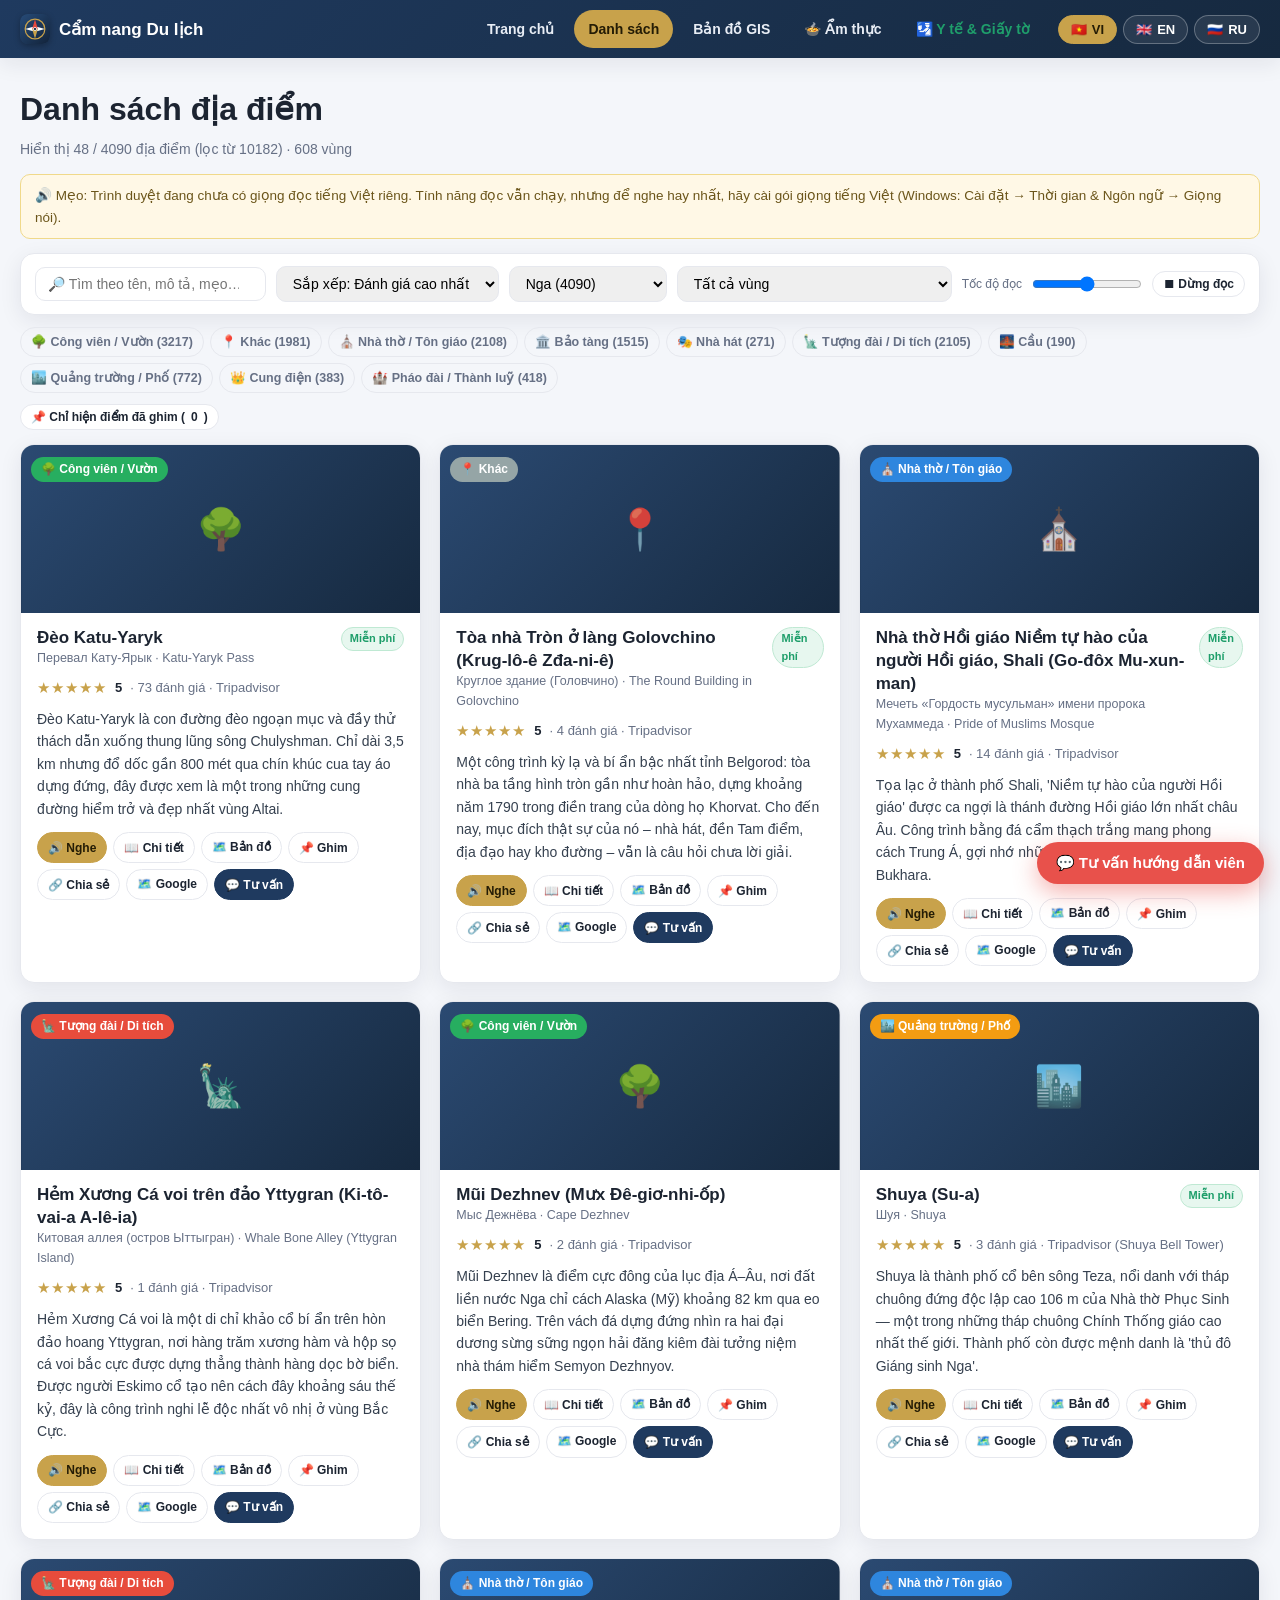
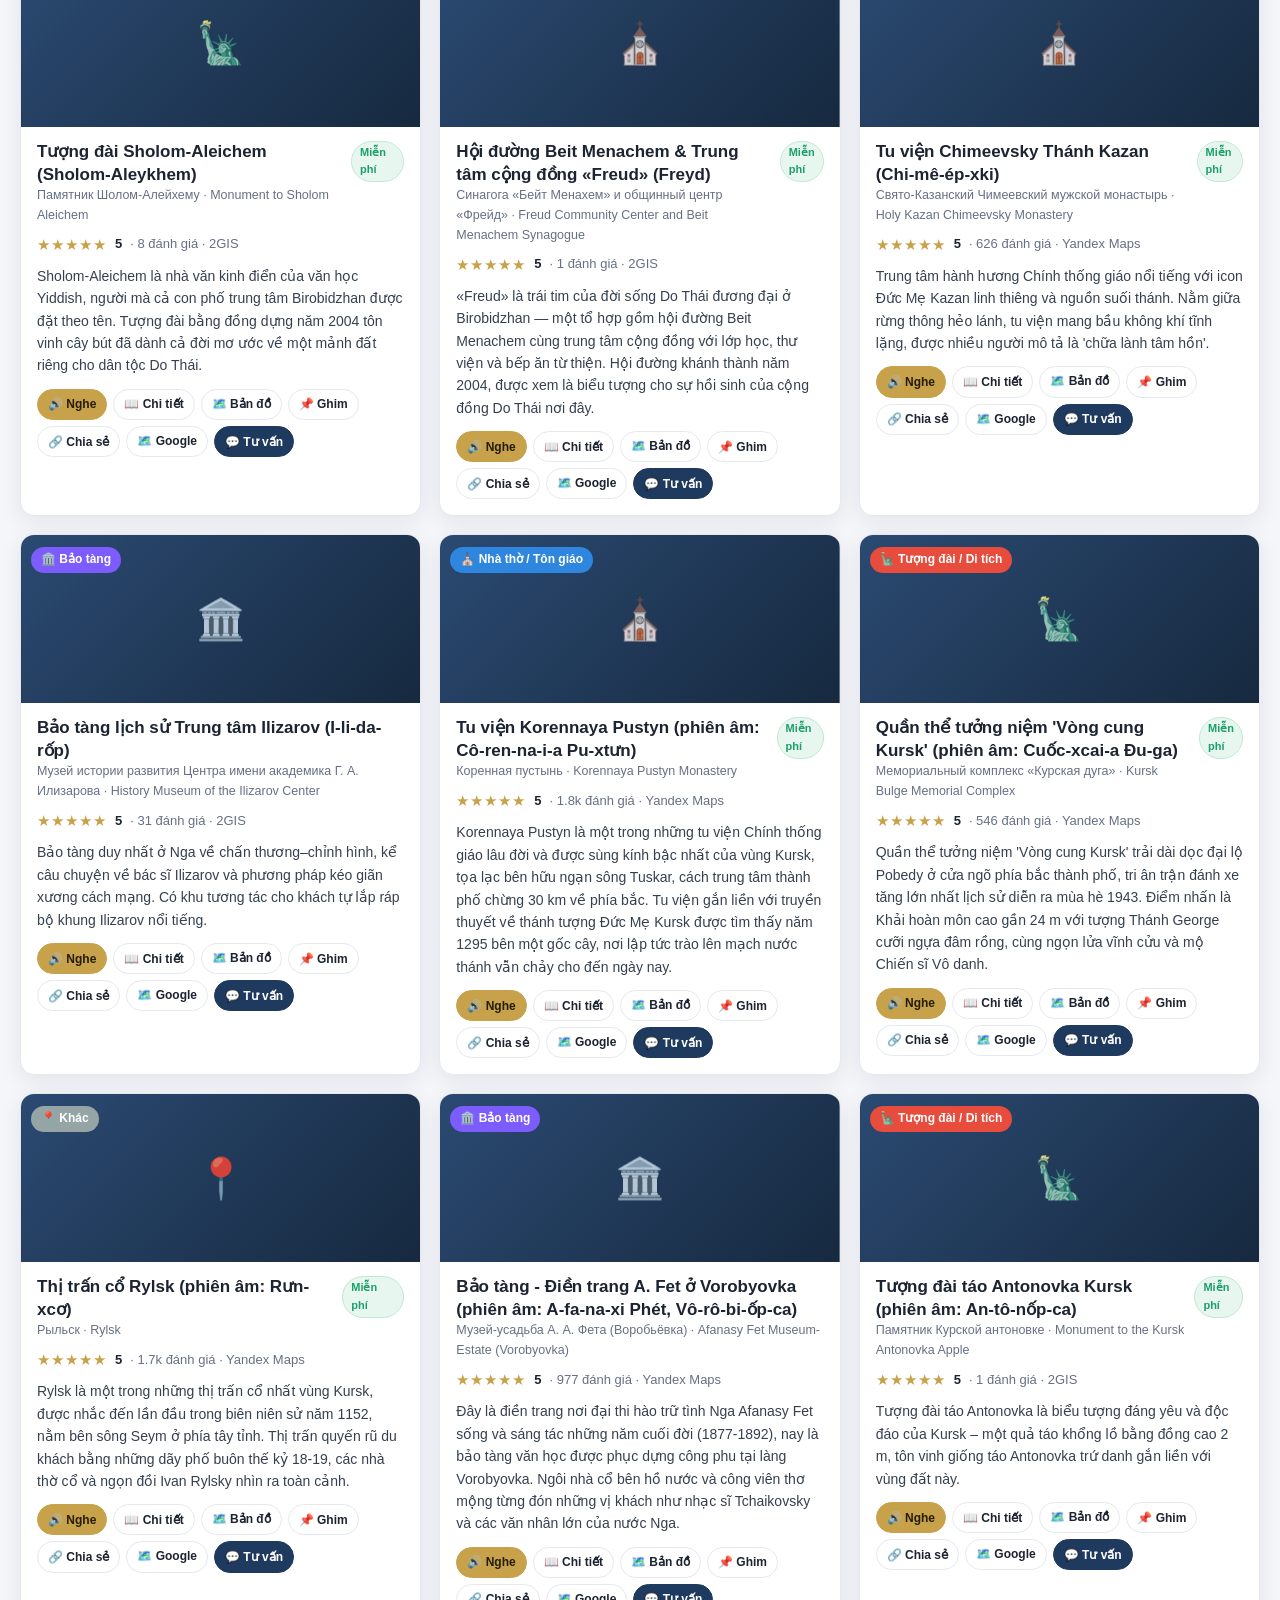
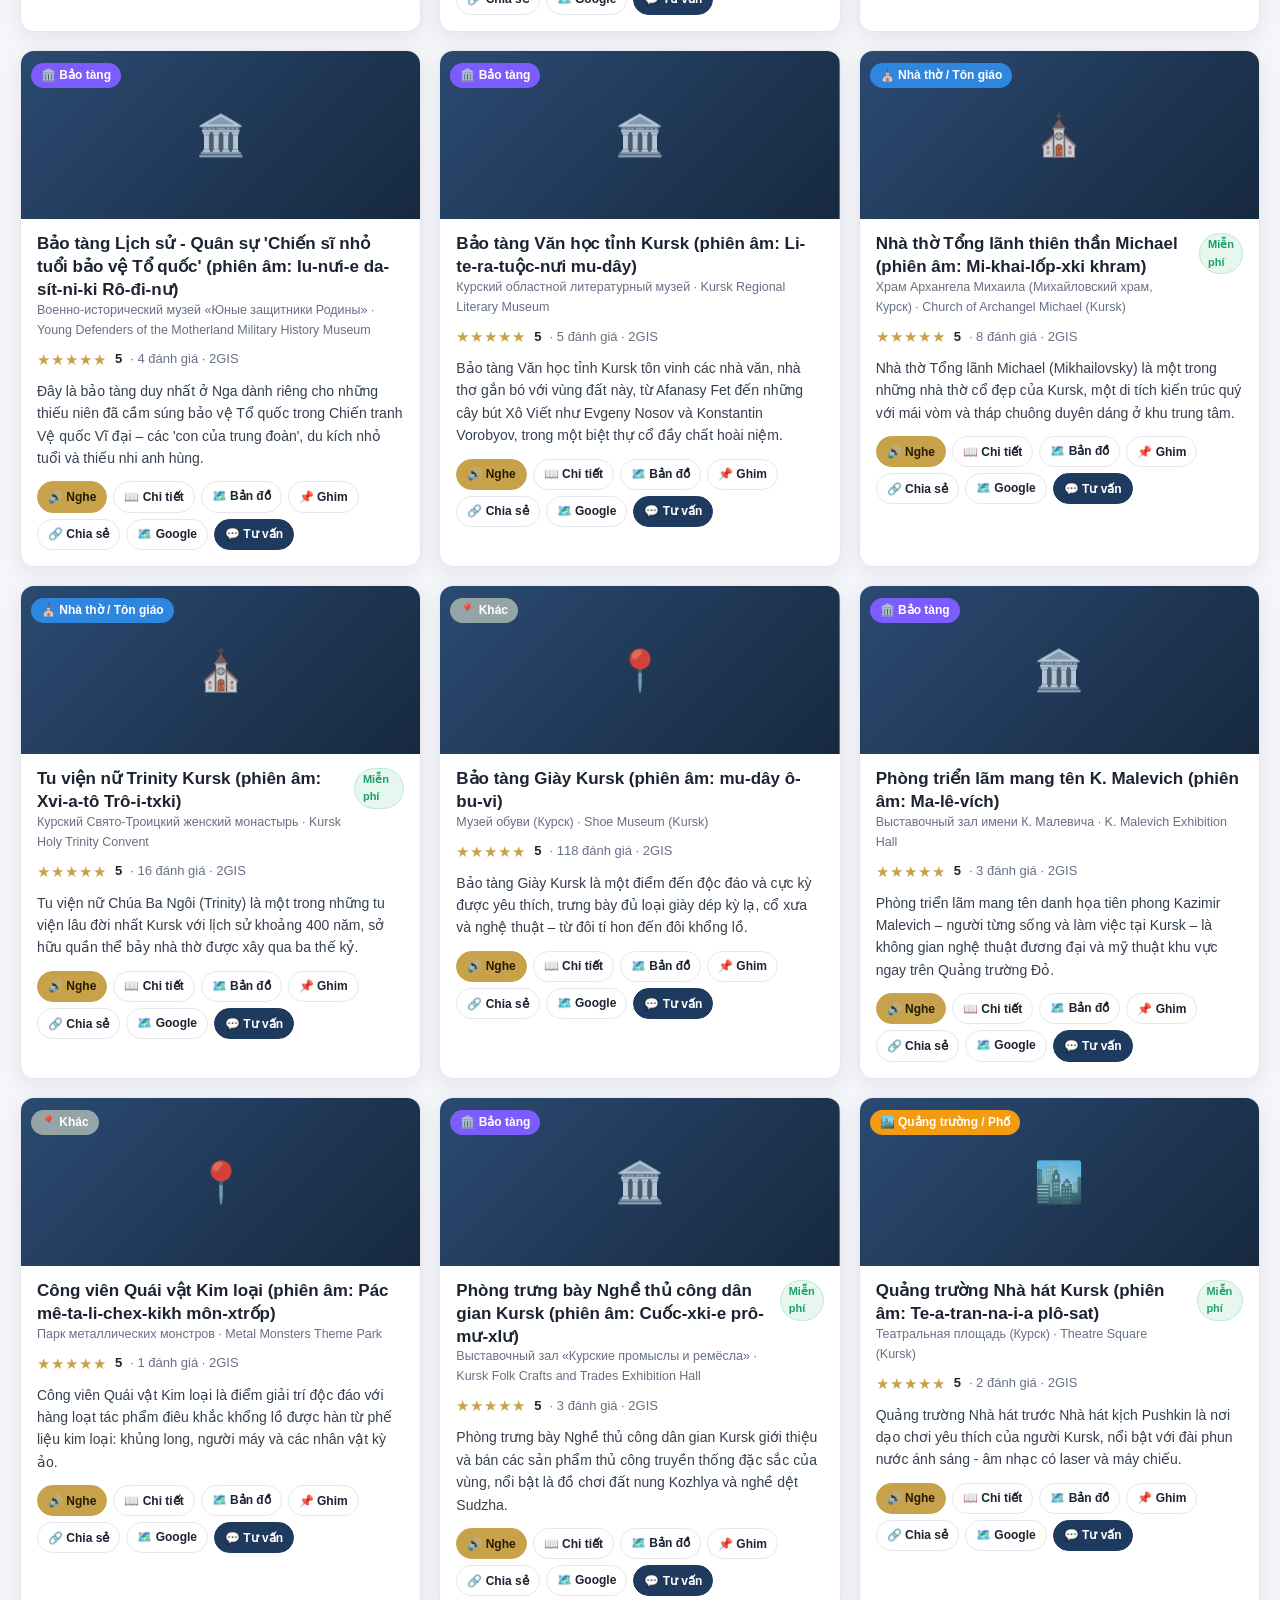
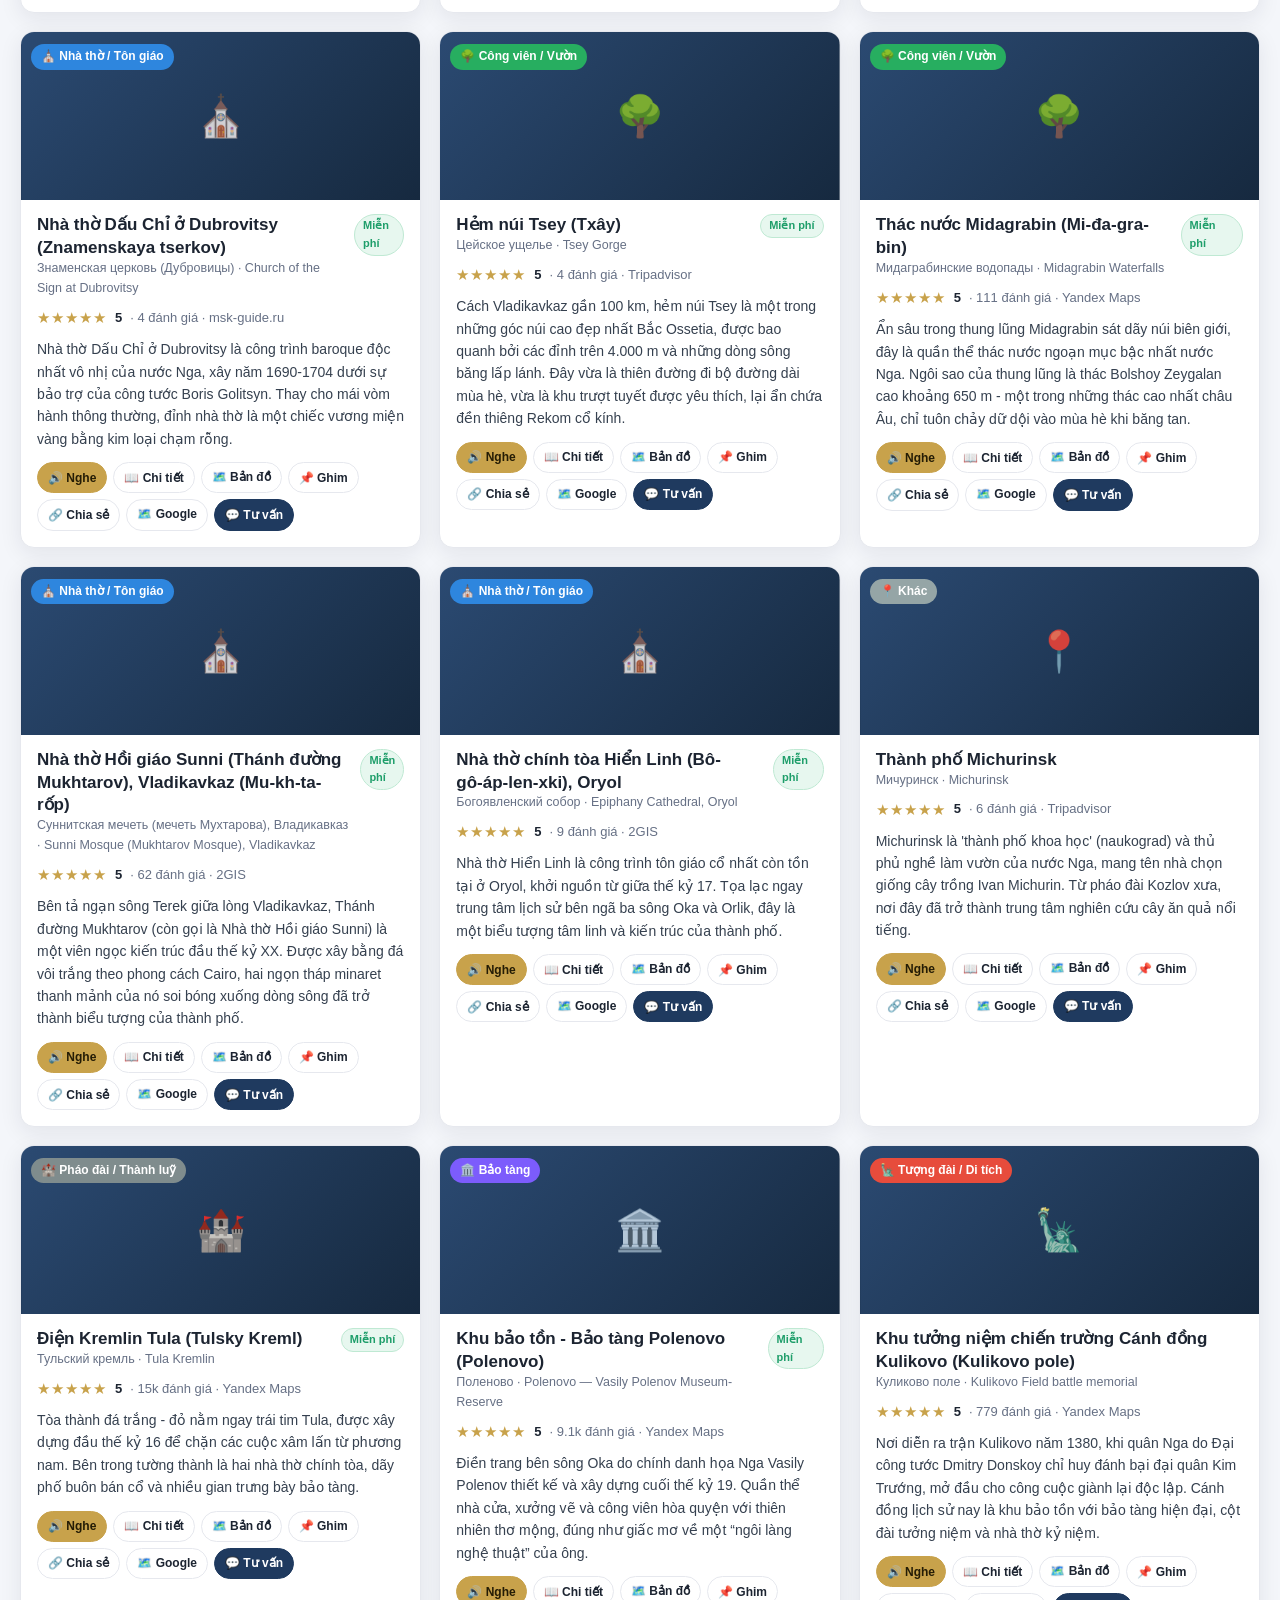
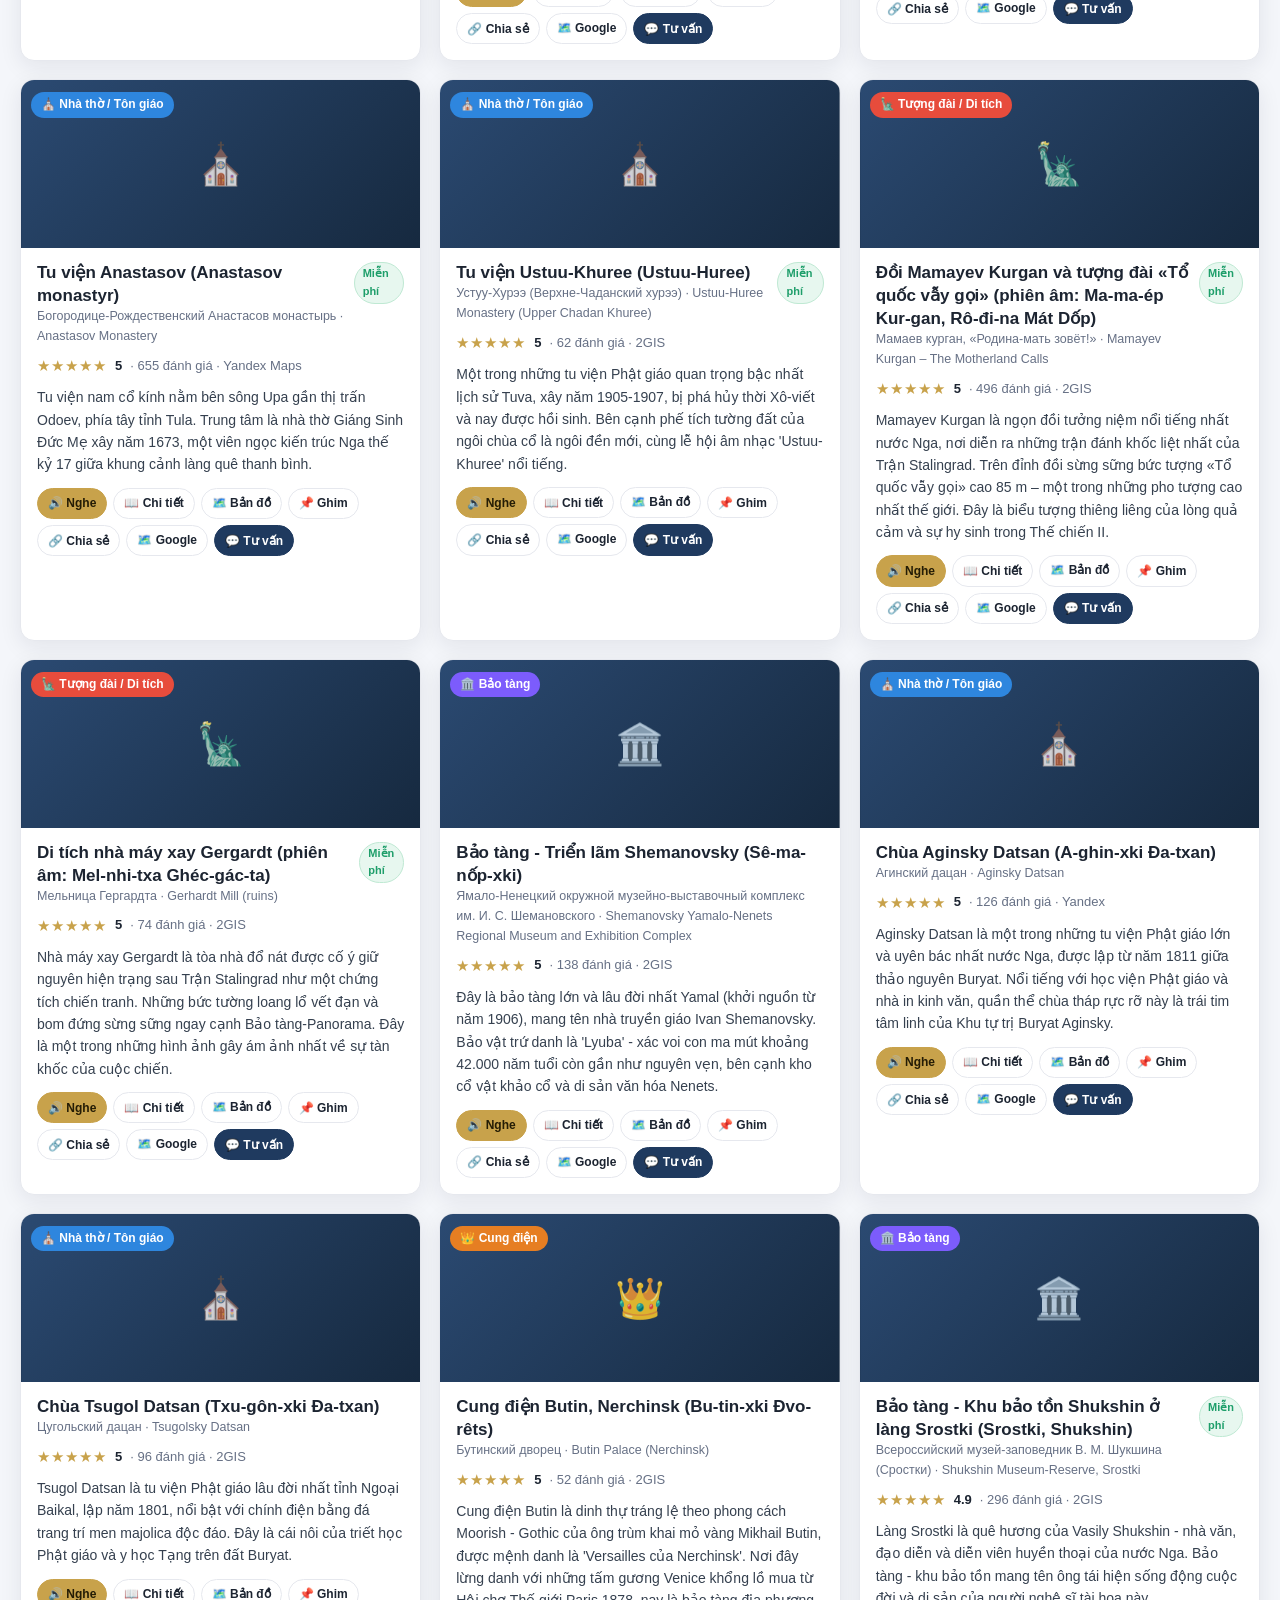
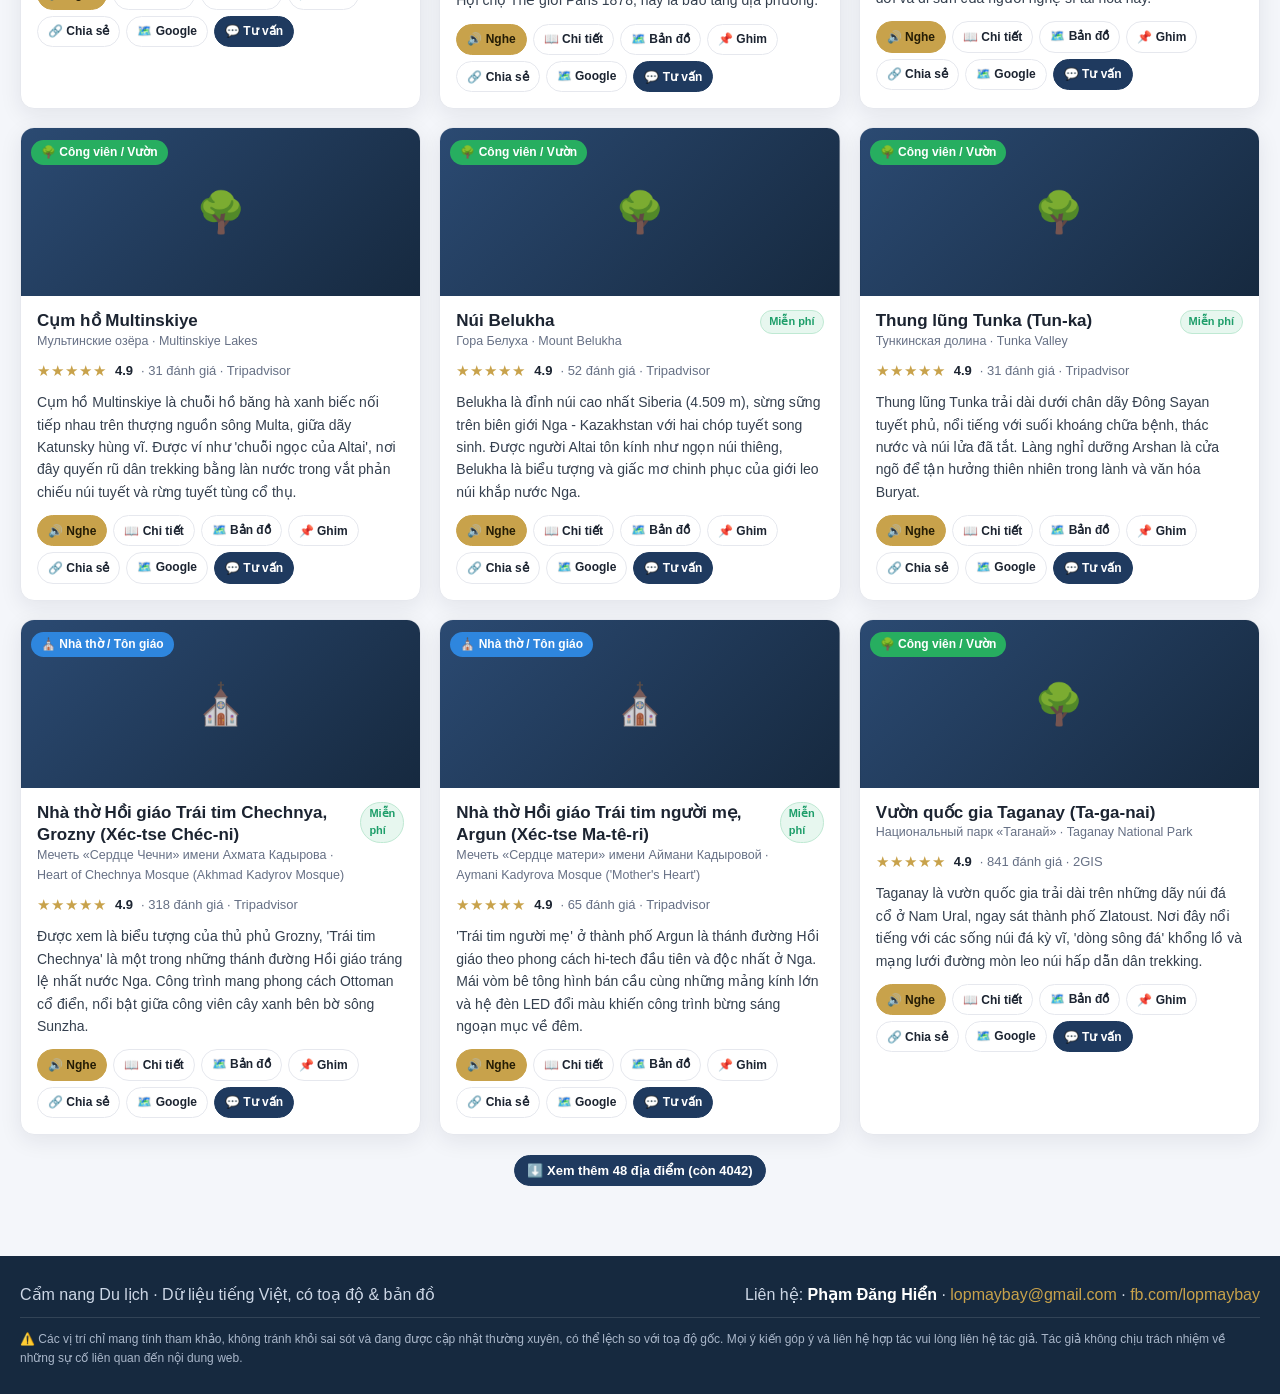
<file: list.html>
<!DOCTYPE html>
<html lang="vi">
<head>
<meta charset="UTF-8" />
<meta name="viewport" content="width=device-width, initial-scale=1.0" />
<title>Danh sách địa điểm · Cẩm nang Du lịch</title>
<meta name="description" content="Danh sách địa điểm du lịch Nga & Việt Nam bằng tiếng Việt: đánh giá, thuyết minh, bản đồ, nghe thành tiếng — đa ngôn ngữ VI/EN/RU." />
<meta property="og:type" content="website" />
<meta property="og:title" content="Danh sách địa điểm · Cẩm nang Du lịch" />
<meta property="og:description" content="Tra cứu địa điểm du lịch Nga & Việt Nam: đánh giá, thuyết minh, bản đồ và nghe thành tiếng (VI/EN/RU)." />
<meta property="og:image" content="assets/vendor/images/marker-icon-2x.png" />
<link rel="stylesheet" href="assets/app.css" />
<style>
  .count-line { margin: 2px 0 14px; color: var(--muted); font-size: 14px; }
  .tts-global { display: flex; align-items: center; gap: 8px; margin-left: auto; }
  .tts-global input[type=range] { width: 110px; }
  .voice-warn { margin: 0 0 14px; }
  /* Language switcher (header) */
  .lang-switch { display: flex; gap: 6px; }
  .lang-chip {
    display: inline-flex; align-items: center; gap: 5px; cursor: pointer;
    border: 1.5px solid rgba(255,255,255,.28); background: rgba(255,255,255,.08);
    color: #fff; padding: 7px 12px; border-radius: 999px; font-size: 13px; font-weight: 700;
    line-height: 1; transition: .15s; font-family: inherit;
  }
  .lang-chip:hover { background: rgba(255,255,255,.18); }
  .lang-chip.active { background: var(--gold); color: #241c05; border-color: var(--gold); }
  @media (max-width: 640px) { .lang-chip { padding: 9px 13px; font-size: 13.5px; } }
</style>
<!-- PWA / offline (chèn tự động) -->
<link rel="manifest" href="manifest.webmanifest">
<meta name="theme-color" content="#16293f">
<link rel="apple-touch-icon" href="assets/icon-180.png">
<meta name="apple-mobile-web-app-capable" content="yes">
<meta name="mobile-web-app-capable" content="yes">
<meta name="apple-mobile-web-app-status-bar-style" content="default">
<meta name="apple-mobile-web-app-title" content="Cẩm nang Nga">
<script src="assets/pwa.js" defer></script>
</head>
<body>
<header class="site-header">
  <nav class="nav">
    <a class="brand" href="index.html"><img class="brand-logo" src="assets/favicon.svg" alt="" width="30" height="30" /><span class="brand-name">Cẩm nang Du lịch</span></a>
    <div class="nav-links">
      <a href="index.html">Trang chủ</a>
      <a href="list.html" class="active">Danh sách</a>
      <a href="gis.html">Bản đồ GIS</a>
      <a href="am-thuc/index.html">🍲 Ẩm thực</a>
      <a href="khamsuckhoe.html" style="color:#1f9e6b;font-weight:700">🛂 Y tế & Giấy tờ</a>
    </div>
    <div class="lang-switch" id="langSwitch"></div>
  </nav>
</header>

<main class="container">
  <h1 style="margin:6px 0 2px;">Danh sách địa điểm</h1>
  <div class="count-line" id="countLine">Đang tải…</div>
  <div class="notice voice-warn" id="voiceWarn" style="display:none;">
    🔊 Mẹo: Trình duyệt đang chưa có giọng đọc tiếng Việt riêng. Tính năng đọc vẫn chạy, nhưng để nghe hay nhất,
    hãy cài gói giọng tiếng Việt (Windows: Cài đặt → Thời gian &amp; Ngôn ngữ → Giọng nói).
  </div>

  <div class="toolbar">
    <input type="search" id="q" placeholder="🔎 Tìm theo tên, mô tả, mẹo…" />
    <select id="sort">
      <option value="stars">Sắp xếp: Đánh giá cao nhất</option>
      <option value="reviews">Nhiều lượt đánh giá nhất</option>
      <option value="name">Tên A→Z</option>
    </select>
    <select id="country" title="Quốc gia"><option value="">Tất cả quốc gia</option></select>
    <select id="region"><option value="">Tất cả vùng</option></select>
    <div class="tts-global">
      <span class="muted" style="font-size:12px;">Tốc độ đọc</span>
      <input type="range" id="rate" min="0.6" max="1.4" step="0.1" value="1" />
      <button class="btn sm" id="stopAll">⏹ Dừng đọc</button>
    </div>
  </div>
  <div class="filter-cats" id="filterCats" style="margin:-6px 0 16px;"></div>
  <div style="margin:-6px 0 14px;"><button type="button" class="btn sm" id="pinFilter">📌 Chỉ hiện điểm đã ghim (<span id="pinCount">0</span>)</button></div>

  <div class="grid" id="grid"></div>
  <div id="moreWrap" style="text-align:center; margin:20px 0 10px;"></div>
  <div id="empty" class="muted" style="display:none; padding:40px 0; text-align:center;">Không tìm thấy địa điểm phù hợp.</div>
</main>

<footer class="site-footer">
  <div class="fwrap">
    <div>Cẩm nang Du lịch · Dữ liệu tiếng Việt, có toạ độ &amp; bản đồ</div>
    <div class="contact">Liên hệ: <b>Phạm Đăng Hiển</b> · <a href="mailto:lopmaybay@gmail.com">lopmaybay@gmail.com</a> · <a href="https://fb.com/lopmaybay" target="_blank" rel="noopener">fb.com/lopmaybay</a></div>
  </div>
  <div class="fwrap" style="margin-top:10px;border-top:1px solid rgba(255,255,255,.12);padding-top:12px;"><div style="color:#a9b6c9;font-size:12px;line-height:1.55;">⚠️ Các vị trí chỉ mang tính tham khảo, không tránh khỏi sai sót và đang được cập nhật thường xuyên, có thể lệch so với toạ độ gốc. Mọi ý kiến góp ý và liên hệ hợp tác vui lòng liên hệ tác giả. Tác giả không chịu trách nhiệm về những sự cố liên quan đến nội dung web.</div></div>
</footer>

<script src="assets/common.js"></script>
<script src="data/bundle.js"></script>
<script>
(function () {
  var places = RT.getPlaces();
  var meta = RT.getMeta();
  var activeCats = {}; // slug -> bool (rỗng = tất cả)
  var listPinOnly = false;
  var grid = document.getElementById("grid");

  // Bản đồ quốc gia (dùng meta nếu có; nếu chưa có thì tự suy ra — mặc định 'russia')
  var COUNTRY_NAMES = Object.assign({ russia: "Nga", vietnam: "Việt Nam" }, meta.country_names || {});
  var COUNTRIES = meta.countries;
  if (!COUNTRIES || !Object.keys(COUNTRIES).length) {
    COUNTRIES = {};
    places.forEach(function (p) { var c = p.country || "russia"; COUNTRIES[c] = (COUNTRIES[c] || 0) + 1; });
  }

  /* ---------- Ngôn ngữ ---------- */
  (function buildLangSwitch() {
    var box = document.getElementById("langSwitch");
    if (!box) return;
    Object.keys(RT.LANGS).forEach(function (code) {
      var info = RT.LANGS[code];
      var b = document.createElement("button");
      b.type = "button";
      b.className = "lang-chip";
      b.dataset.code = code;
      b.title = info.label;
      b.setAttribute("aria-label", info.label);
      b.innerHTML = info.flag + " <span>" + code.toUpperCase() + "</span>";
      b.onclick = function () {
        if (RT.getLang() === code) return;
        RT.setLang(code);
        RT.TTS.stop();
        document.querySelectorAll(".tts-btn").forEach(function (bb) { bb.classList.remove("speaking"); });
        markLang();
        render();
      };
      box.appendChild(b);
    });
    markLang();
  })();
  function markLang() {
    var cur = RT.getLang();
    document.querySelectorAll(".lang-chip").forEach(function (c) {
      c.classList.toggle("active", c.dataset.code === cur);
    });
    document.documentElement.lang = cur;
  }

  // Cảnh báo giọng đọc
  function checkVoice() {
    if (RT.TTS.supported && !RT.TTS.hasVietnameseVoice()) {
      document.getElementById("voiceWarn").style.display = "block";
    }
  }
  setTimeout(checkVoice, 600);

  // Bộ lọc quốc gia
  function fillCountries() {
    var sel = document.getElementById("country");
    var keys = Object.keys(COUNTRIES);
    var html = '<option value="">Tất cả quốc gia</option>';
    keys.forEach(function (c) {
      html += '<option value="' + RT.escapeHtml(c) + '">' + RT.escapeHtml(COUNTRY_NAMES[c] || c) + ' (' + COUNTRIES[c] + ')</option>';
    });
    sel.innerHTML = html;
    // mặc định: ?country= trên URL (nếu hợp lệ), nếu không thì 'russia'
    var urlC = new URLSearchParams(location.search || "").get("country");
    if (urlC && COUNTRIES[urlC] != null) sel.value = urlC;
    else sel.value = (COUNTRIES.russia != null) ? "russia" : "";
  }
  // Bộ lọc vùng (theo quốc gia đang chọn)
  function fillRegions(country) {
    var sel = document.getElementById("region");
    var regions = (meta.regions || []).filter(function (r) {
      return !country || (r.country || "russia") === country;
    });
    var html = '<option value="">Tất cả vùng</option>';
    regions.forEach(function (r) {
      html += '<option value="' + RT.escapeHtml(r.slug) + '">' + RT.escapeHtml(r.name_vi) + ' (' + r.count + ')</option>';
    });
    sel.innerHTML = html;
    sel.style.display = regions.length < 2 ? "none" : "";
  }
  fillCountries();
  fillRegions(document.getElementById("country").value);

  // Bộ lọc loại
  (function fillCats() {
    var wrap = document.getElementById("filterCats");
    var cats = meta.categories || {};
    Object.keys(cats).forEach(function (slug) {
      var info = RT.catInfo(slug);
      var el = document.createElement("span");
      el.className = "fc"; el.dataset.slug = slug;
      el.textContent = info.emoji + " " + info.vi + " (" + cats[slug] + ")";
      el.onclick = function () {
        if (activeCats[slug]) { delete activeCats[slug]; el.classList.remove("on"); el.style.background = ""; }
        else { activeCats[slug] = true; el.classList.add("on"); el.style.background = info.color; }
        render();
      };
      wrap.appendChild(el);
    });
  })();

  function photoStyle(p) {
    if (p.photo) return 'style="background-image:url(\'' + p.photo + "'),linear-gradient(135deg,#2b4a72,#16293f)\"";
    return "";
  }

  function cardHTML(p) {
    var info = RT.catInfo(RT.primaryCat(p));
    var rt = p.rating || {};
    var pr = p.practical || {};
    var isFree = (p.tags || []).indexOf("free") >= 0 || /miễn phí/i.test(pr.ticket_vi || "");
    var chips = (p.categories || []).map(function (c) {
      var ci = RT.catInfo(c);
      return '<span class="chip" style="background:' + ci.color + '">' + ci.emoji + " " + ci.vi + "</span>";
    }).join(" ");
    var highlights = RT.tArr(p, "highlights").map(function (h) { return "<li>" + RT.escapeHtml(h) + "</li>"; }).join("");
    var sources = (p.sources || []).map(function (s) {
      return '<a href="' + s.url + '" target="_blank" rel="noopener">' + RT.escapeHtml(s.title) + "</a>";
    }).join(" · ");

    return '' +
    '<article class="card" data-id="' + p.id + '">' +
      '<div class="card-photo" ' + photoStyle(p) + '>' +
        '<div class="ph-fallback">' + info.emoji + '</div>' +
        '<div class="cat-tag"><span class="chip" style="background:' + info.color + '">' + info.emoji + " " + info.vi + '</span></div>' +
      '</div>' +
      '<div class="card-body">' +
        '<div style="display:flex;justify-content:space-between;gap:8px;align-items:flex-start;">' +
          '<div><h3>' + RT.escapeHtml(RT.t(p, "name")) + '</h3>' +
          '<div class="subname">' + RT.escapeHtml(p.name_local || p.name_zh || p.name_ru || "") + (p.name_en ? " · " + RT.escapeHtml(p.name_en) : "") + '</div></div>' +
          (isFree ? '<span class="badge-free">Miễn phí</span>' : '') +
        '</div>' +
        '<div class="rating-row">' + RT.starHTML(rt.value) +
          (rt.value != null ? '<b>' + rt.value + '</b>' : '') +
          (rt.count != null ? '<span class="muted">· ' + RT.fmtCount(rt.count) + ' đánh giá' + (rt.source ? " · " + RT.escapeHtml(rt.source) : "") + '</span>' : '') +
        '</div>' +
        '<div class="short">' + RT.escapeHtml(RT.t(p, "presentation_short")) + '</div>' +
        '<div class="card-actions">' +
          '<button class="btn sm gold tts-btn" data-kind="short">' + RT.uiText("listen") + '</button>' +
          '<button class="btn sm toggle-detail">' + RT.uiText("detail") + '</button>' +
          '<a class="btn sm" href="gis.html?focus=' + encodeURIComponent(p.id) + '">' + RT.uiText("map") + '</a>' +
          RT.pinBtnHTML(p) +
          RT.shareBtnHTML('gis.html?focus=' + p.id, (RT.t(p, "name") || p.name_vi || "")) +
          (p.maps && p.maps.google ? '<a class="btn sm" href="' + p.maps.google + '" target="_blank" rel="noopener">🗺️ Google</a>' : '') +
          '<button class="btn sm primary" onclick="CNDL_contact()">💬 Tư vấn</button>' +
        '</div>' +
        '<div class="detail">' +
          '<div class="cndl-lock">🔒 <b>Bài thuyết minh chi tiết</b> được hướng dẫn viên của chúng tôi trình bày trực tiếp cho khách. Liên hệ để đặt hướng dẫn viên nói tiếng Việt!</div>' +
          (highlights ? '<h4>' + RT.uiText("highlights") + '</h4><ul>' + highlights + '</ul>' : '') +
          '<h4>' + RT.uiText("visitInfo") + '</h4>' +
          '<div class="practical">' +
            (pr.hours_vi ? '<div><b>🕒 ' + RT.uiText("hours") + ':</b> ' + RT.escapeHtml(pr.hours_vi) + '</div>' : '') +
            (pr.ticket_vi ? '<div><b>🎟️ ' + RT.uiText("ticket") + ':</b> ' + RT.escapeHtml(pr.ticket_vi) + '</div>' : '') +
            (pr.duration_vi ? '<div><b>⏱️ ' + RT.uiText("duration") + ':</b> ' + RT.escapeHtml(pr.duration_vi) + '</div>' : '') +
            (pr.best_time_vi ? '<div><b>🌤️ ' + RT.uiText("bestTime") + ':</b> ' + RT.escapeHtml(pr.best_time_vi) + '</div>' : '') +
            (pr.tips_vi ? '<div><b>💡 ' + RT.uiText("tips") + ':</b> ' + RT.escapeHtml(pr.tips_vi) + '</div>' : '') +
            (p.address_vi ? '<div><b>📮 ' + RT.uiText("address") + ':</b> ' + RT.escapeHtml(p.address_vi) + '</div>' : '') +
          '</div>' +
          (RT.t(p, "review_summary") ? '<h4>' + RT.uiText("reviews") + '</h4><p>' + RT.escapeHtml(RT.t(p, "review_summary")) + '</p>' : '') +
          '<div style="margin-top:10px;font-size:12.5px;" class="muted">' +
            (p.official_site ? '🌐 <a href="' + p.official_site + '" target="_blank" rel="noopener">Web chính thức</a> · ' : '') +
            (sources ? 'Nguồn: ' + sources + ' · ' : '') +
            'Toạ độ: ' + p.coordinates.lat.toFixed(5) + ', ' + p.coordinates.lon.toFixed(5) +
          '</div>' +
        '</div>' +
      '</div>' +
    '</article>';
  }

  function currentList() {
    var q = (document.getElementById("q").value || "").trim().toLowerCase().replace(/ё/g,"е");
    var country = document.getElementById("country").value;
    var region = document.getElementById("region").value;
    var sort = document.getElementById("sort").value;
    var catKeys = Object.keys(activeCats);
    var list = places.filter(function (p) {
      if (country && (p.country || "russia") !== country) return false;
      if (region && p.region !== region) return false;
      if (listPinOnly && !RT.pinHas(p.id)) return false;
      if (catKeys.length && !(p.categories || []).some(function (c) { return activeCats[c]; })) return false;
      if (q) {
        var hay = [RT.t(p, "name"), p.name_vi, p.name_ru, p.name_en, p.name_zh, p.name_local, RT.t(p, "presentation_short"), p.presentation_long_vi,
          (p.practical || {}).tips_vi, (p.tags || []).join(" ")].join(" ").toLowerCase().replace(/ё/g,"е");
        if (hay.indexOf(q) < 0) return false;
      }
      return true;
    });
    list.sort(function (a, b) {
      if (sort === "name") return (a.name_vi || "").localeCompare(b.name_vi || "", "vi");
      if (sort === "reviews") return ((b.rating || {}).count || 0) - ((a.rating || {}).count || 0);
      return ((b.rating || {}).value || 0) - ((a.rating || {}).value || 0);
    });
    return list;
  }

  var PAGE = 48, shownCount = PAGE;
  function render(more) {
    if (!more) shownCount = PAGE;
    var list = currentList();
    var slice = list.slice(0, shownCount);
    document.getElementById("countLine").textContent =
      "Hiển thị " + slice.length + " / " + list.length + " địa điểm" +
      (list.length !== places.length ? " (lọc từ " + places.length + ")" : "") +
      " · " + (meta.regions || []).length + " vùng";
    grid.innerHTML = slice.map(cardHTML).join("");
    document.getElementById("empty").style.display = list.length ? "none" : "block";
    var mw = document.getElementById("moreWrap");
    var remaining = list.length - slice.length;
    if (remaining > 0) {
      mw.innerHTML = '<button class="btn primary" id="moreBtn">⬇️ Xem thêm ' + Math.min(PAGE, remaining) + ' địa điểm (còn ' + remaining + ')</button>';
      document.getElementById("moreBtn").onclick = function () { shownCount += PAGE; render(true); };
    } else { mw.innerHTML = ""; }
    bindCards();
  }

  function bindCards() {
    grid.querySelectorAll(".card").forEach(function (card) {
      var id = card.dataset.id;
      var p = places.filter(function (x) { return x.id === id; })[0];
      card.querySelector(".toggle-detail").onclick = function () {
        card.querySelector(".detail").classList.toggle("open");
      };
      card.querySelectorAll(".tts-btn").forEach(function (btn) {
        btn.onclick = function () {
          var kind = btn.dataset.kind;
          var txt = kind === "long" ? RT.t(p, "presentation_long") : RT.t(p, "presentation_short");
          var speakingNow = RT.TTS.activeId === id + ":" + kind;
          if (speakingNow) { RT.TTS.stop(); return; }
          RT.TTS.speak(txt, {
            id: id + ":" + kind,
            lang: RT.getLang(),
            onState: function (st) {
              document.querySelectorAll(".tts-btn").forEach(function (b) { b.classList.remove("speaking"); });
              if (st === "start") btn.classList.add("speaking");
            }
          });
        };
      });
    });
  }

  document.getElementById("q").oninput = function () { render(); };
  document.getElementById("sort").onchange = function () { render(); };
  document.getElementById("country").onchange = function () {
    fillRegions(this.value);
    document.getElementById("region").value = "";
    render();
  };
  document.getElementById("region").onchange = function () { render(); };
  var pinChip=document.getElementById("pinFilter");
  function updatePinUI(){ var pc=document.getElementById("pinCount"); if(pc) pc.textContent=RT.pinCount(); if(pinChip) pinChip.classList.toggle("active", listPinOnly); }
  if(pinChip) pinChip.onclick=function(){ listPinOnly=!listPinOnly; updatePinUI(); render(); };
  window.addEventListener("cndl-pins", function(){ updatePinUI(); render(); });
  updatePinUI();
  document.getElementById("rate").oninput = function () { RT.TTS.setRate(parseFloat(this.value)); };
  document.getElementById("stopAll").onclick = function () {
    RT.TTS.stop();
    document.querySelectorAll(".tts-btn").forEach(function (b) { b.classList.remove("speaking"); });
  };

  render();
})();
</script>

<style>
#planner{display:none !important;}
.cndl-fab{position:fixed;right:16px;bottom:16px;z-index:99999;background:#e8514b;color:#fff;border:none;border-radius:999px;padding:12px 19px;font-size:15px;font-weight:800;cursor:grab;box-shadow:0 8px 24px rgba(232,81,75,.45);display:flex;align-items:center;gap:8px;animation:cndlPulse 2s infinite;font-family:inherit;touch-action:none;user-select:none;-webkit-user-select:none;-webkit-tap-highlight-color:transparent}
@keyframes cndlPulse{0%{box-shadow:0 0 0 0 rgba(232,81,75,.55)}70%{box-shadow:0 0 0 16px rgba(232,81,75,0)}100%{box-shadow:0 0 0 0 rgba(232,81,75,0)}}
.cndl-fab:hover{background:#d63d37}
.cndl-fab:active{cursor:grabbing}
.cndl-fab.cndl-dragging{animation:none;opacity:.93;transition:none}
/* Mobile: đặt nút Tư vấn NẰM TRÊN nút "Bộ lọc" (bottom:16px) để không đè lên nhau */
@media (max-width:820px){.cndl-fab{right:14px;bottom:78px;padding:11px 15px;font-size:14px}}
.cndl-modal{position:fixed;inset:0;z-index:100000;background:rgba(15,25,40,.55);display:none;align-items:center;justify-content:center;padding:16px}
.cndl-modal.open{display:flex}
.cndl-card{background:#fff;max-width:430px;width:100%;border-radius:16px;padding:20px 20px 8px;box-shadow:0 20px 60px rgba(0,0,0,.3);font-family:-apple-system,BlinkMacSystemFont,'Segoe UI',Roboto,Arial,sans-serif}
.cndl-card h3{margin:0 0 6px;color:#16293f;font-size:19px}
.cndl-card p{margin:0 0 14px;color:#33404f;font-size:14px;line-height:1.6}
.cndl-ch{display:flex;align-items:center;gap:11px;width:100%;text-decoration:none;border:1px solid #e4e7ee;border-radius:12px;padding:11px 14px;margin-bottom:9px;font-weight:700;color:#16293f;font-size:14.5px}
.cndl-ch:hover{background:#f6f8fb;border-color:#c9d3e2}
.cndl-ch .i{font-size:20px;width:24px;text-align:center}
.cndl-x{float:right;border:none;background:#eef2f8;border-radius:50%;width:30px;height:30px;cursor:pointer;font-size:15px;color:#16293f;line-height:1}
.cndl-lock{background:#fff8ec;border:1px solid #f0dcae;border-left:4px solid #c79a3a;border-radius:10px;padding:11px 13px;margin:12px 0;font-size:13px;color:#5a4a1e;line-height:1.6}
</style>
<button type="button" class="cndl-fab" id="cndlFab" title="Bấm để liên hệ · Kéo để di chuyển">💬 Tư vấn hướng dẫn viên</button>
<div class="cndl-modal" id="cndlModal" onclick="if(event.target===this)CNDL_close()">
  <div class="cndl-card">
    <button class="cndl-x" onclick="CNDL_close()">✕</button>
    <h3>💬 Tư vấn &amp; đặt hướng dẫn viên địa phương</h3>
    <p>Cần thuyết minh chi tiết tại điểm, lên lịch trình riêng, hay hướng dẫn viên người Việt tại Nga? Liên hệ ngay để được hỗ trợ tận tình!</p>
    <div id="cndlChannels"></div>
    <p style="font-size:11.5px;color:#8a97a8;margin-top:6px">Cẩm nang Du lịch · Phạm Đăng Hiển</p>
  </div>
</div>
<script>
(function(){
  var C = {"fb_messenger": "https://m.me/lopmaybay", "fb_page": "https://www.facebook.com/lopmaybay", "email": "lopmaybay@gmail.com", "phone": "", "zalo": "", "telegram": "", "whatsapp": ""};
  function ch(href,icon,label,sub){ return '<a class="cndl-ch" href="'+href+'" target="_blank" rel="noopener"><span class="i">'+icon+'</span><span>'+label+(sub?'<br><span style="font-weight:400;color:#5c6773;font-size:12.5px">'+sub+'</span>':'')+'</span></a>'; }
  window.CNDL_contact=function(){
    var h="";
    if(C.fb_messenger) h+=ch(C.fb_messenger,"💬","Nhắn Facebook Messenger","Phản hồi nhanh nhất");
    if(C.zalo)         h+=ch("https://zalo.me/"+C.zalo,"🅩","Zalo",C.zalo);
    if(C.telegram)     h+=ch(C.telegram,"✈️","Telegram","");
    if(C.whatsapp)     h+=ch("https://wa.me/"+C.whatsapp,"🟢","WhatsApp",C.whatsapp);
    if(C.phone)        h+=ch("tel:"+C.phone,"📞","Gọi điện",C.phone);
    if(C.email)        h+=ch("mailto:"+C.email,"✉️","Email",C.email);
    if(C.fb_page)      h+=ch(C.fb_page,"👍","Trang Facebook của chúng tôi","");
    document.getElementById("cndlChannels").innerHTML=h;
    document.getElementById("cndlModal").classList.add("open");
  };
  window.CNDL_close=function(){ document.getElementById("cndlModal").classList.remove("open"); };
  // --- Kéo/di chuyển nút Tư vấn (chuột + cảm ứng), nhớ vị trí đã kéo; phân biệt bấm vs kéo ---
  var fab=document.getElementById("cndlFab");
  if(fab){
    var dragging=false,moved=false,sx=0,sy=0,ox=0,oy=0,TH=6;
    function clamp(v,a,b){return Math.max(a,Math.min(b,v));}
    function place(l,t){var w=fab.offsetWidth||160,hh=fab.offsetHeight||46;l=clamp(l,4,window.innerWidth-w-4);t=clamp(t,4,window.innerHeight-hh-4);fab.style.left=l+"px";fab.style.top=t+"px";fab.style.right="auto";fab.style.bottom="auto";}
    try{var sp=JSON.parse(localStorage.getItem("cndlFabPos")||"null");if(sp&&sp.left!=null)place(sp.left,sp.top);}catch(e){}
    fab.addEventListener("pointerdown",function(e){dragging=true;moved=false;var r=fab.getBoundingClientRect();ox=r.left;oy=r.top;sx=e.clientX;sy=e.clientY;try{fab.setPointerCapture(e.pointerId);}catch(_){}});
    fab.addEventListener("pointermove",function(e){if(!dragging)return;var dx=e.clientX-sx,dy=e.clientY-sy;if(!moved&&Math.abs(dx)+Math.abs(dy)>TH){moved=true;fab.classList.add("cndl-dragging");}if(moved){place(ox+dx,oy+dy);e.preventDefault();}});
    function endDrag(e){if(!dragging)return;dragging=false;fab.classList.remove("cndl-dragging");try{fab.releasePointerCapture(e.pointerId);}catch(_){}if(moved){var r=fab.getBoundingClientRect();try{localStorage.setItem("cndlFabPos",JSON.stringify({left:Math.round(r.left),top:Math.round(r.top)}));}catch(_){}}}
    fab.addEventListener("pointerup",endDrag);
    fab.addEventListener("pointercancel",endDrag);
    fab.addEventListener("click",function(e){if(moved){e.preventDefault();e.stopPropagation();moved=false;return;}window.CNDL_contact();});
    window.addEventListener("resize",function(){if(fab.style.left){place(parseFloat(fab.style.left),parseFloat(fab.style.top));}});
  }
})();
</script>
</body>
</html>
</file>
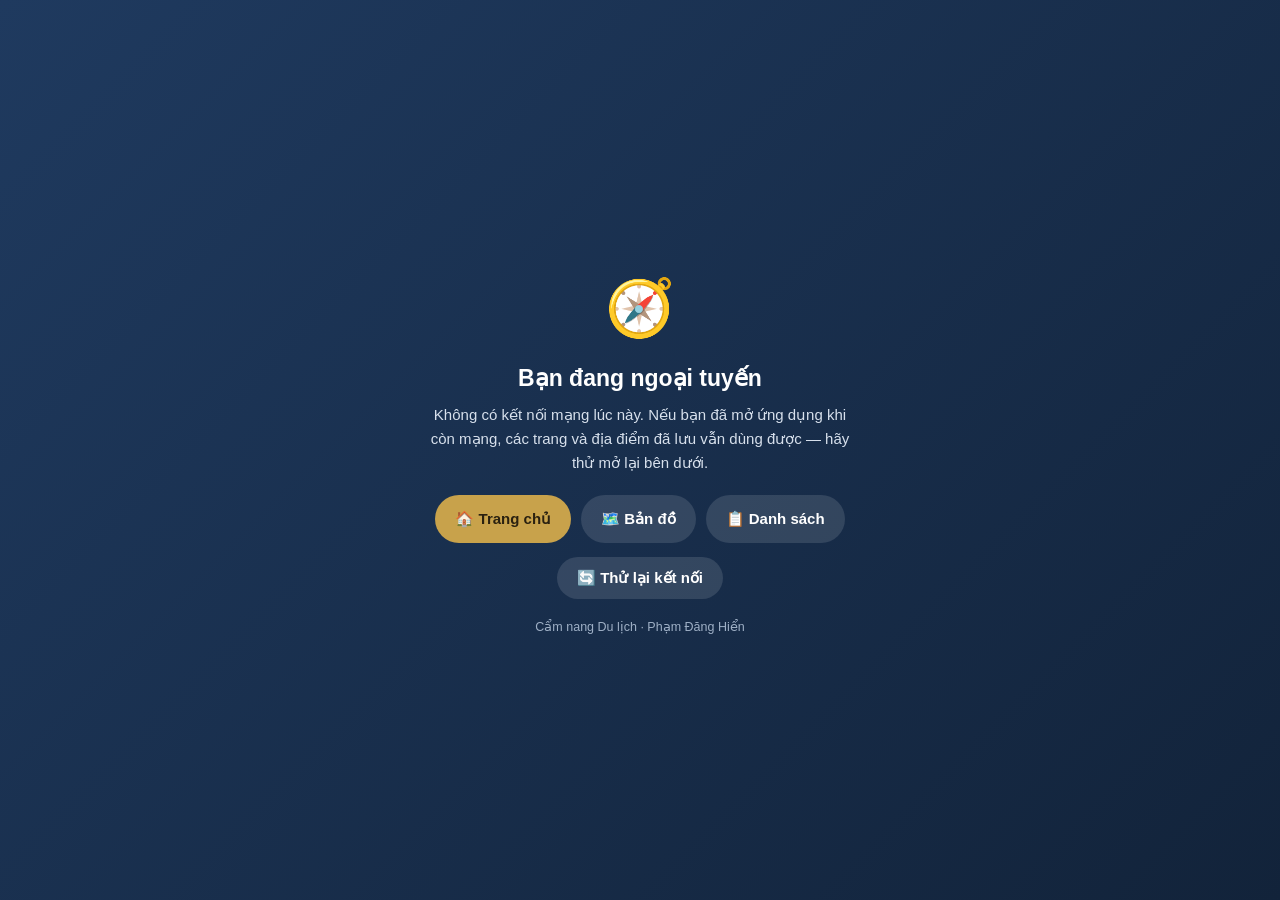
<file: offline.html>
<!DOCTYPE html>
<html lang="vi">
<head>
<meta charset="UTF-8">
<meta name="viewport" content="width=device-width, initial-scale=1.0">
<title>Đang ngoại tuyến · Cẩm nang Du lịch</title>
<link rel="icon" type="image/svg+xml" href="assets/favicon.svg">
<link rel="manifest" href="manifest.webmanifest">
<meta name="theme-color" content="#16293f">
<style>
  :root{--navy:#16293f;--gold:#c8a24b}
  *{box-sizing:border-box}
  body{margin:0;min-height:100vh;display:flex;align-items:center;justify-content:center;
    background:linear-gradient(135deg,#1f3a5f,#12233a);color:#fff;padding:24px;
    font-family:-apple-system,BlinkMacSystemFont,"Segoe UI",Roboto,"Noto Sans",Arial,sans-serif;line-height:1.6}
  .card{max-width:440px;text-align:center}
  .ic{font-size:56px;margin-bottom:6px}
  h1{font-size:23px;margin:8px 0 6px}
  p{color:#d7e0ec;font-size:15px;margin:0 0 20px}
  .row{display:flex;gap:10px;flex-wrap:wrap;justify-content:center}
  a.btn,button.btn{display:inline-block;text-decoration:none;border:none;cursor:pointer;
    padding:12px 20px;border-radius:999px;font-size:15px;font-weight:700;font-family:inherit}
  .primary{background:var(--gold);color:#2a2110}
  .ghost{background:rgba(255,255,255,.12);color:#fff;border:1px solid rgba(255,255,255,.3)}
  small{display:block;margin-top:18px;color:#9fb0c6;font-size:12.5px}
</style>
</head>
<body>
  <div class="card">
    <div class="ic">🧭</div>
    <h1>Bạn đang ngoại tuyến</h1>
    <p>Không có kết nối mạng lúc này. Nếu bạn đã mở ứng dụng khi còn mạng, các trang và địa điểm đã lưu vẫn dùng được — hãy thử mở lại bên dưới.</p>
    <div class="row">
      <a class="btn primary" href="index.html">🏠 Trang chủ</a>
      <a class="btn ghost" href="gis.html">🗺️ Bản đồ</a>
      <a class="btn ghost" href="list.html">📋 Danh sách</a>
    </div>
    <button class="btn ghost" style="margin-top:14px" onclick="location.reload()">🔄 Thử lại kết nối</button>
    <small>Cẩm nang Du lịch · Phạm Đăng Hiển</small>
  </div>
</body>
</html>
</file>
<file: assets/app.css>
/* ============================================================
   app.css — Hệ thống giao diện dùng chung
   ============================================================ */
:root {
  --navy: #1f3a5f;
  --navy-2: #16293f;
  --gold: #c8a24b;
  --gold-2: #b08d38;
  --ink: #1c2431;
  --muted: #667085;
  --line: #e6e8ee;
  --bg: #f4f6fa;
  --card: #ffffff;
  --ok: #1e9e6a;
  --shadow: 0 6px 22px rgba(20, 30, 50, 0.08);
  --radius: 14px;
}
* { box-sizing: border-box; }
html, body { margin: 0; padding: 0; }
body {
  font-family: -apple-system, BlinkMacSystemFont, "Segoe UI", Roboto, "Helvetica Neue",
    Arial, "Noto Sans", "Liberation Sans", sans-serif;
  color: var(--ink);
  background: var(--bg);
  line-height: 1.6;
  -webkit-font-smoothing: antialiased;
}
a { color: var(--navy); text-decoration: none; }
a:hover { text-decoration: underline; }
.muted { color: var(--muted); }

/* Header / nav */
.site-header {
  background: linear-gradient(135deg, var(--navy) 0%, var(--navy-2) 100%);
  color: #fff;
  padding: 0;
  box-shadow: var(--shadow);
  position: sticky; top: 0; z-index: 1000;
}
.nav {
  max-width: 1280px; margin: 0 auto; padding: 10px 20px;
  display: flex; align-items: center; gap: 14px; flex-wrap: wrap;
}
.brand { display: flex; align-items: center; gap: 9px; font-weight: 800; font-size: 17px; color: #fff; }
.brand-logo { width: 30px; height: 30px; border-radius: 8px; box-shadow: 0 2px 6px rgba(0,0,0,.28); flex-shrink: 0; display: block; }
.brand-name { white-space: nowrap; }
.brand .dot { color: var(--gold); }
.brand:hover { text-decoration: none; }
.nav-links { display: flex; gap: 6px; margin-left: auto; flex-wrap: wrap; }
.nav-links a {
  color: #e8edf5; padding: 8px 14px; border-radius: 999px; font-weight: 600; font-size: 14px;
}
.nav-links a:hover { background: rgba(255,255,255,.12); text-decoration: none; }
.nav-links a.active { background: var(--gold); color: #241c05; }

/* Buttons & chips */
.btn {
  display: inline-flex; align-items: center; gap: 6px; cursor: pointer;
  border: 1px solid var(--line); background: #fff; color: var(--ink);
  padding: 7px 12px; border-radius: 999px; font-size: 13px; font-weight: 600;
  transition: .15s; white-space: nowrap;
}
.btn:hover { border-color: var(--navy); background: #f0f4fa; text-decoration: none; }
.btn.primary { background: var(--navy); color: #fff; border-color: var(--navy); }
.btn.primary:hover { background: var(--navy-2); }
.btn.gold { background: var(--gold); color: #241c05; border-color: var(--gold); }
.btn.gold:hover { background: var(--gold-2); }
.btn.sm { padding: 5px 10px; font-size: 12px; }
.btn.speaking { background: var(--gold); color: #241c05; border-color: var(--gold); animation: pulse 1.2s infinite; }
@keyframes pulse { 0%,100%{ box-shadow: 0 0 0 0 rgba(200,162,75,.5);} 50%{ box-shadow: 0 0 0 6px rgba(200,162,75,0);} }

.chip {
  display: inline-flex; align-items: center; gap: 5px;
  padding: 3px 10px; border-radius: 999px; font-size: 12px; font-weight: 600;
  color: #fff; white-space: nowrap;
}
.chip.ghost { background: #eef1f6; color: var(--muted); }
.badge-free { background: #e7f7ef; color: var(--ok); border: 1px solid #bfe9d3; padding: 2px 8px; border-radius: 999px; font-size: 11px; font-weight: 700; }
.badge-status { font-size: 11px; padding: 2px 8px; border-radius: 999px; font-weight: 700; }
.badge-status.enriched { background: #eaf2ff; color: #2f6fdb; }
.badge-status.verified { background: #e7f7ef; color: var(--ok); }
.badge-status.stub { background: #fff3e0; color: #b26a00; }

/* Stars */
.stars { color: var(--gold); letter-spacing: 1px; font-size: 15px; }
.stars.muted { color: var(--muted); font-size: 12px; letter-spacing: 0; }

/* Cards */
.container { max-width: 1280px; margin: 0 auto; padding: 20px; }
.grid { display: grid; grid-template-columns: repeat(auto-fill, minmax(320px, 1fr)); gap: 18px; }
.card {
  background: var(--card); border: 1px solid var(--line); border-radius: var(--radius);
  overflow: hidden; box-shadow: var(--shadow); display: flex; flex-direction: column;
}
.card-photo {
  height: 168px; background: linear-gradient(135deg, #2b4a72, #16293f);
  background-size: cover; background-position: center; position: relative;
}
.card-photo .cat-tag {
  position: absolute; left: 10px; top: 10px;
}
.card-photo .ph-fallback {
  position: absolute; inset: 0; display: flex; align-items: center; justify-content: center;
  color: rgba(255,255,255,.85); font-size: 40px;
}
.card-body { padding: 14px 16px 16px; display: flex; flex-direction: column; gap: 8px; }
.card h3 { margin: 0; font-size: 17px; line-height: 1.35; }
.card .subname { color: var(--muted); font-size: 12.5px; margin-top: -2px; }
.rating-row { display: flex; align-items: center; gap: 8px; flex-wrap: wrap; font-size: 13px; }
.short { font-size: 14px; color: #35404f; }
.card-actions { display: flex; gap: 6px; flex-wrap: wrap; margin-top: 4px; }
.detail { display: none; border-top: 1px dashed var(--line); margin-top: 6px; padding-top: 10px; font-size: 14px; }
.detail.open { display: block; }
.detail h4 { margin: 12px 0 4px; font-size: 13px; text-transform: uppercase; letter-spacing: .04em; color: var(--navy); }
.detail ul { margin: 4px 0; padding-left: 18px; }
.detail .practical { display: grid; grid-template-columns: 1fr; gap: 4px; font-size: 13.5px; }
.detail .practical b { color: var(--navy); }

/* Toolbar / filters */
.toolbar {
  background: #fff; border: 1px solid var(--line); border-radius: var(--radius);
  padding: 12px 14px; box-shadow: var(--shadow); margin-bottom: 18px;
  display: flex; gap: 10px; align-items: center; flex-wrap: wrap;
}
.toolbar input[type="search"], .toolbar select {
  border: 1px solid var(--line); border-radius: 10px; padding: 8px 12px; font-size: 14px; font-family: inherit;
}
.toolbar input[type="search"] { min-width: 220px; flex: 1; }
.filter-cats { display: flex; gap: 6px; flex-wrap: wrap; }
.filter-cats .fc {
  cursor: pointer; user-select: none; padding: 4px 10px; border-radius: 999px;
  border: 1.5px solid var(--line); font-size: 12.5px; font-weight: 600; color: var(--muted);
}
.filter-cats .fc.on { color: #fff; border-color: transparent; }

/* Footer */
.site-footer {
  margin-top: 40px; background: var(--navy-2); color: #cdd7e6; padding: 26px 20px;
}
.site-footer .fwrap { max-width: 1280px; margin: 0 auto; display: flex; justify-content: space-between; gap: 16px; flex-wrap: wrap; }
.site-footer a { color: var(--gold); }
.site-footer .contact b { color: #fff; }

/* Hero (index) */
.hero {
  background: linear-gradient(135deg, var(--navy) 0%, var(--navy-2) 100%);
  color: #fff; padding: 54px 20px;
}
.hero .hwrap { max-width: 1100px; margin: 0 auto; }
.hero h1 { font-size: 34px; margin: 0 0 10px; line-height: 1.2; }
.hero p.lead { font-size: 17px; color: #dbe4f0; max-width: 760px; }
.hero .cta { display: flex; gap: 12px; margin-top: 22px; flex-wrap: wrap; }
.stats { display: flex; gap: 26px; margin-top: 26px; flex-wrap: wrap; }
.stat b { display: block; font-size: 30px; color: var(--gold); }
.stat span { font-size: 13px; color: #cdd7e6; }

.notice { background: #fff8e6; border: 1px solid #f0d98a; color: #6b551a; padding: 10px 14px; border-radius: 10px; font-size: 13.5px; }

/* ===================== Responsive / Mobile ===================== */
@media (max-width: 820px) {
  .container { padding: 16px; }
  .grid { grid-template-columns: 1fr; gap: 14px; }
  .toolbar { padding: 10px; gap: 8px; }
  .toolbar select,
  .toolbar input[type="search"] { width: 100%; flex: 1 1 100%; min-width: 0; }
  .card-photo { height: 150px; }
}
@media (max-width: 640px) {
  .nav { padding: 9px 13px; gap: 8px 10px; }
  .brand { font-size: 14.5px; flex: 0 1 auto; min-width: 0; margin-right: auto; }
  .brand-logo { width: 26px; height: 26px; }
  .brand-name { overflow: hidden; text-overflow: ellipsis; }
  .lang-switch { margin-left: auto; order: 1; }
  .nav-links { order: 2; width: 100%; margin-left: 0; gap: 6px; flex-wrap: nowrap; overflow-x: auto; justify-content: flex-start; -webkit-overflow-scrolling: touch; scrollbar-width: none; padding-bottom: 1px; }
  .nav-links::-webkit-scrollbar { display: none; }
  .nav-links a { padding: 7px 13px; font-size: 13px; white-space: nowrap; flex: 0 0 auto; }
  .lang-switch { flex: 0 0 auto; }
  .lang-chip span { display: none; }
  .hero { padding: 34px 16px; }
  .hero h1 { font-size: 25px; }
  .hero p.lead { font-size: 15.5px; }
  .hero .cta { gap: 10px; }
  .hero .cta .btn { flex: 1 1 auto; justify-content: center; }
  .stats { gap: 14px 22px; margin-top: 22px; }
  .stat b { font-size: 24px; }
  /* Tap targets rộng hơn cho ngón tay */
  .btn { padding: 10px 15px; font-size: 14px; }
  .btn.sm { padding: 8px 12px; font-size: 13px; }
  .filter-cats .fc { padding: 7px 12px; font-size: 13px; }
  .card h3 { font-size: 16.5px; }
  .card-actions { gap: 8px; }
  .card-actions .btn { flex: 1 1 auto; justify-content: center; }
  .site-footer { padding: 22px 16px; }
  .site-footer .fwrap { flex-direction: column; gap: 10px; }
}

/* Ghim địa điểm + lưu offline (thêm bởi Claude) */
.pin-btn.on{background:#c8a24b !important;color:#241c05 !important;border-color:#c8a24b !important;}
#pinFilter.active{background:#152c4e;color:#fff;border-color:#152c4e;}
.off-prog{height:8px;border-radius:6px;background:#e7e3d6;overflow:hidden;margin-top:6px;}
.off-prog > i{display:block;height:100%;width:0;background:#152c4e;transition:width .25s;}
.pinned-card{position:relative;}
.pinned-card .pin-btn{position:absolute;top:8px;right:8px;z-index:2;}

.layer-btn.active{background:#152c4e;color:#fff;border-color:#152c4e;}
</file>
